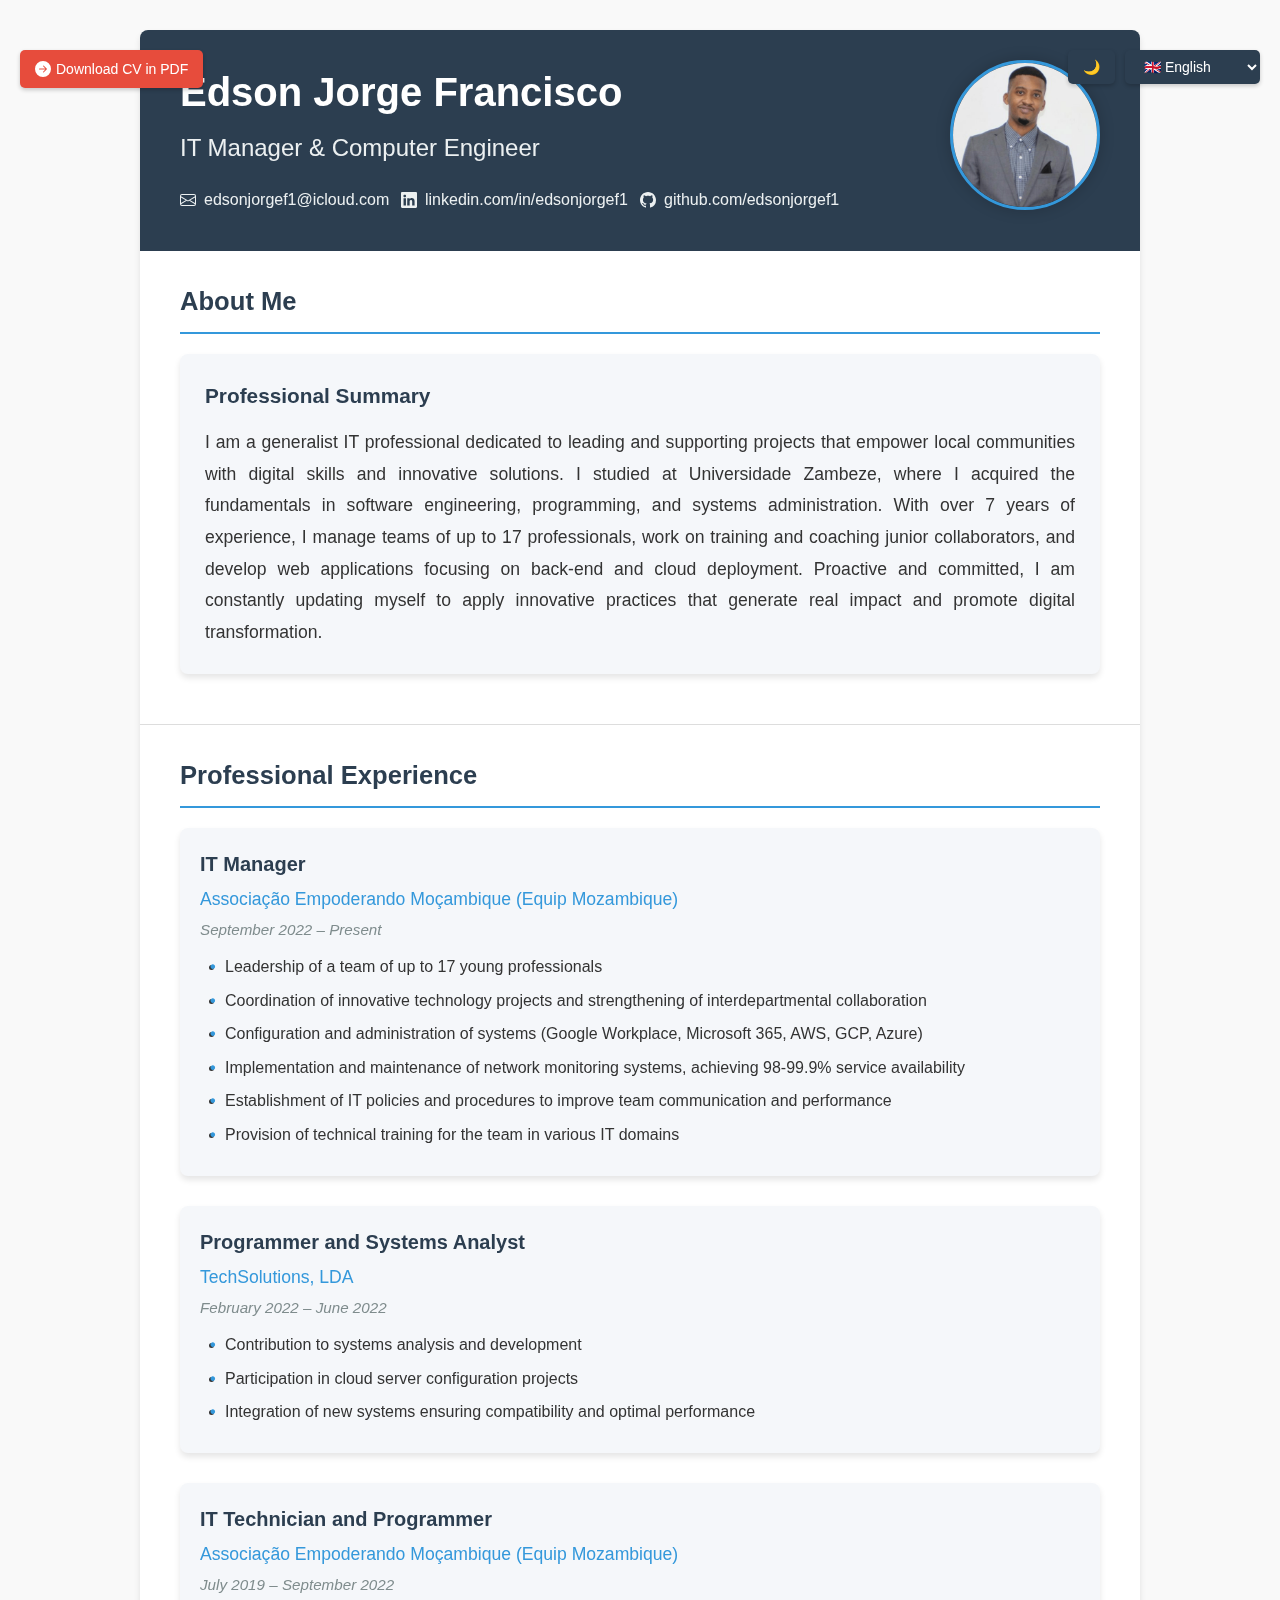
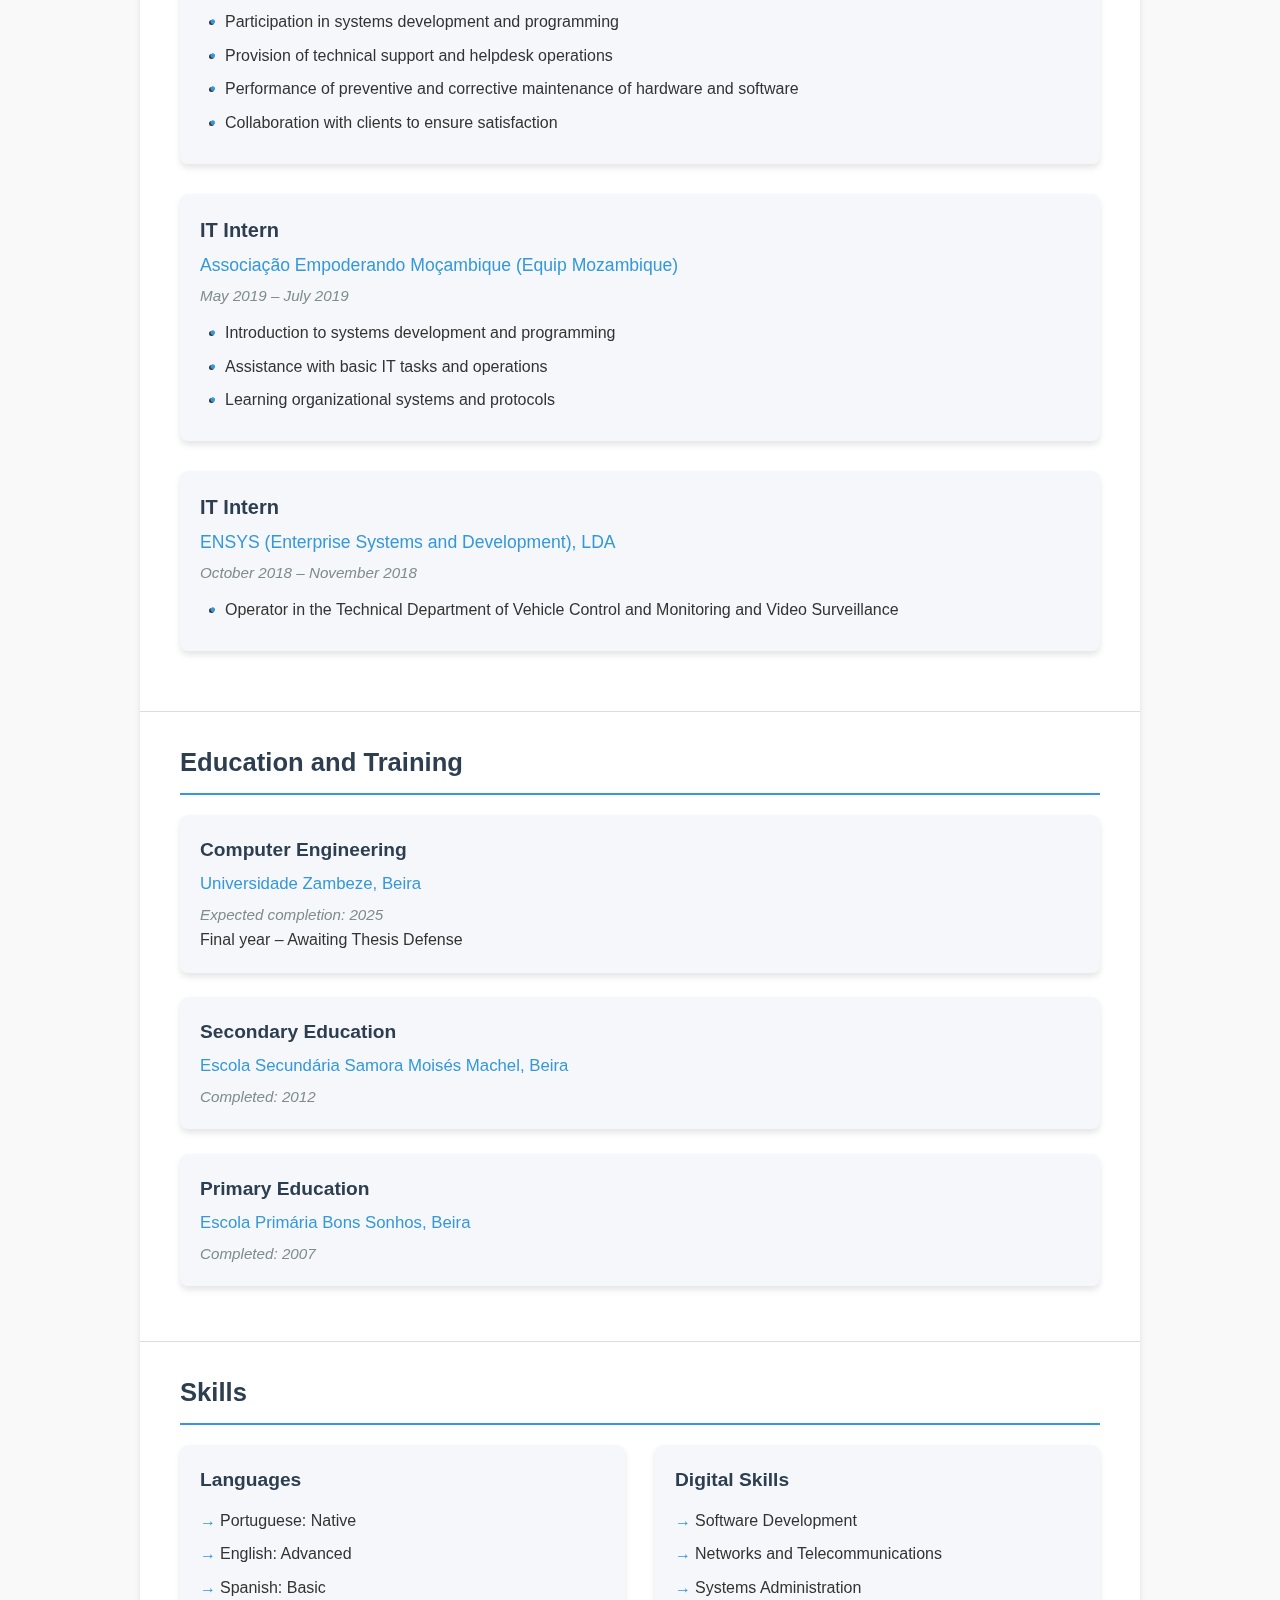
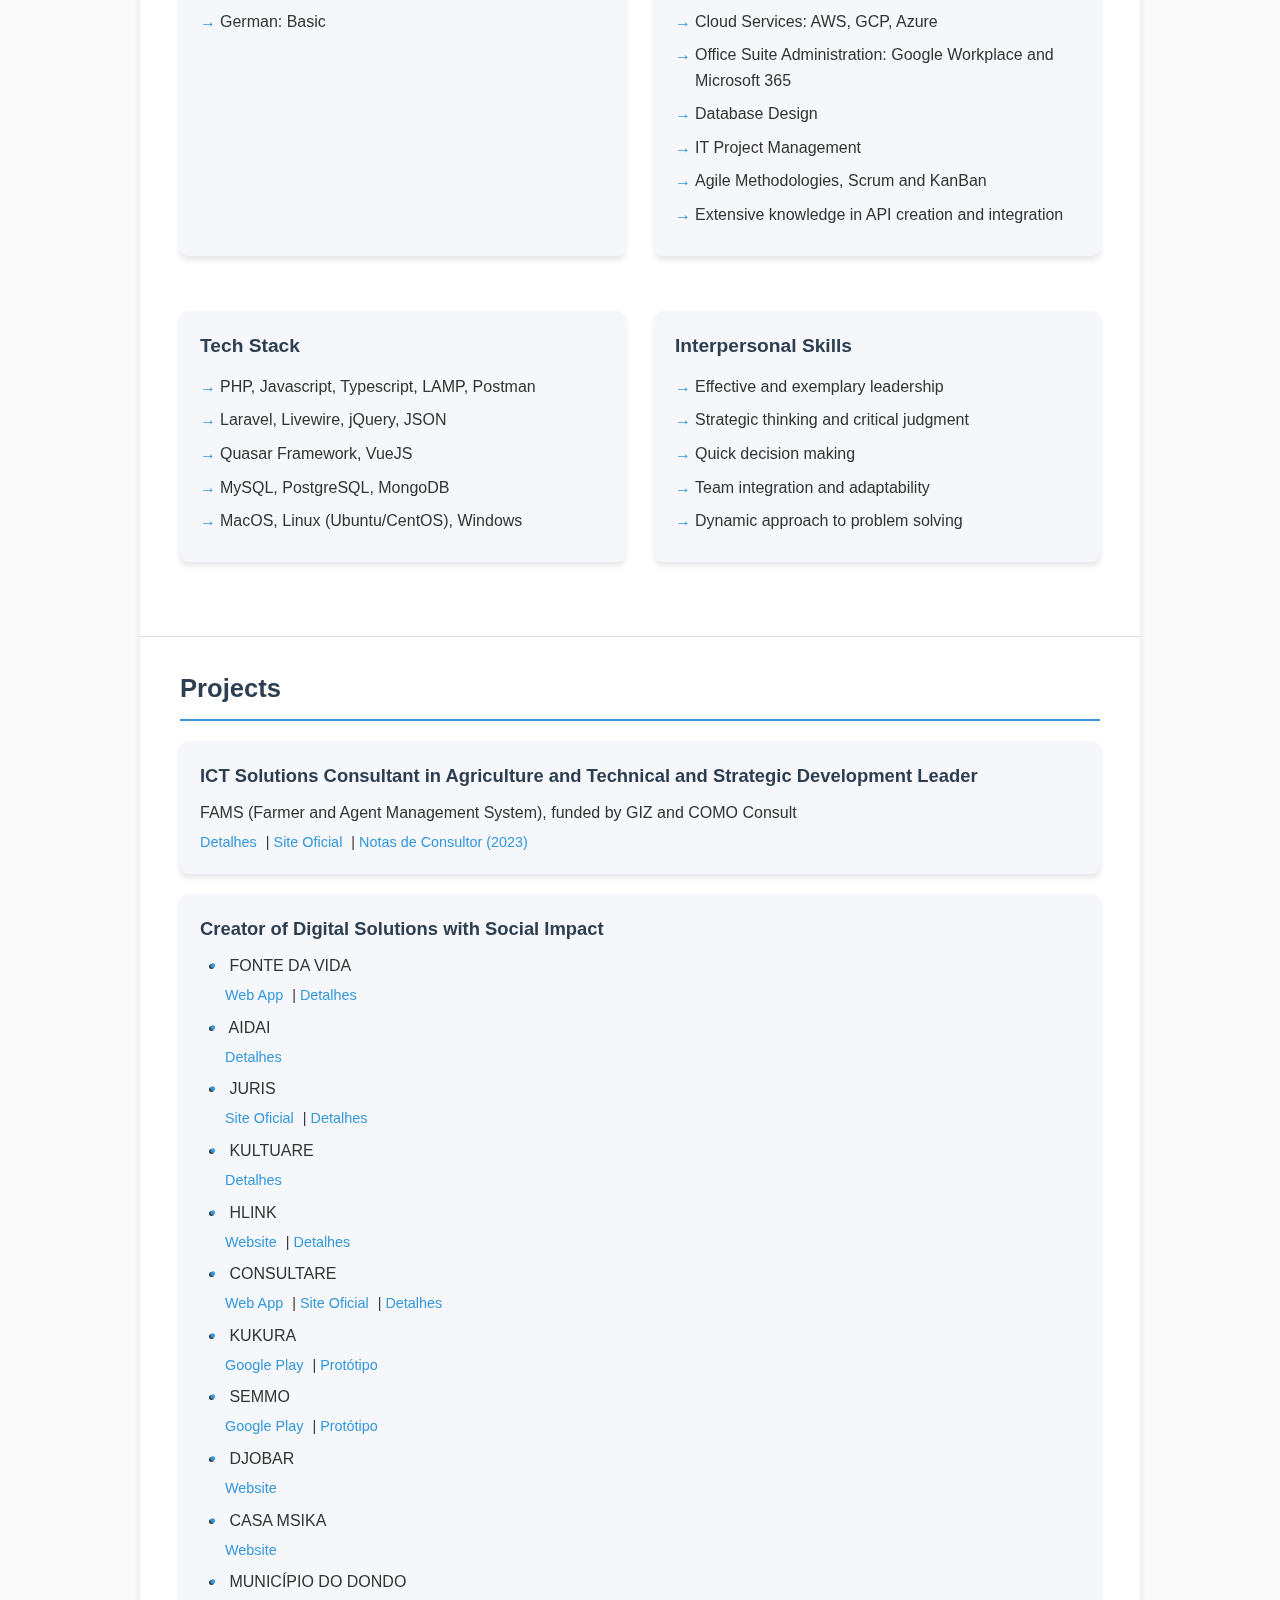
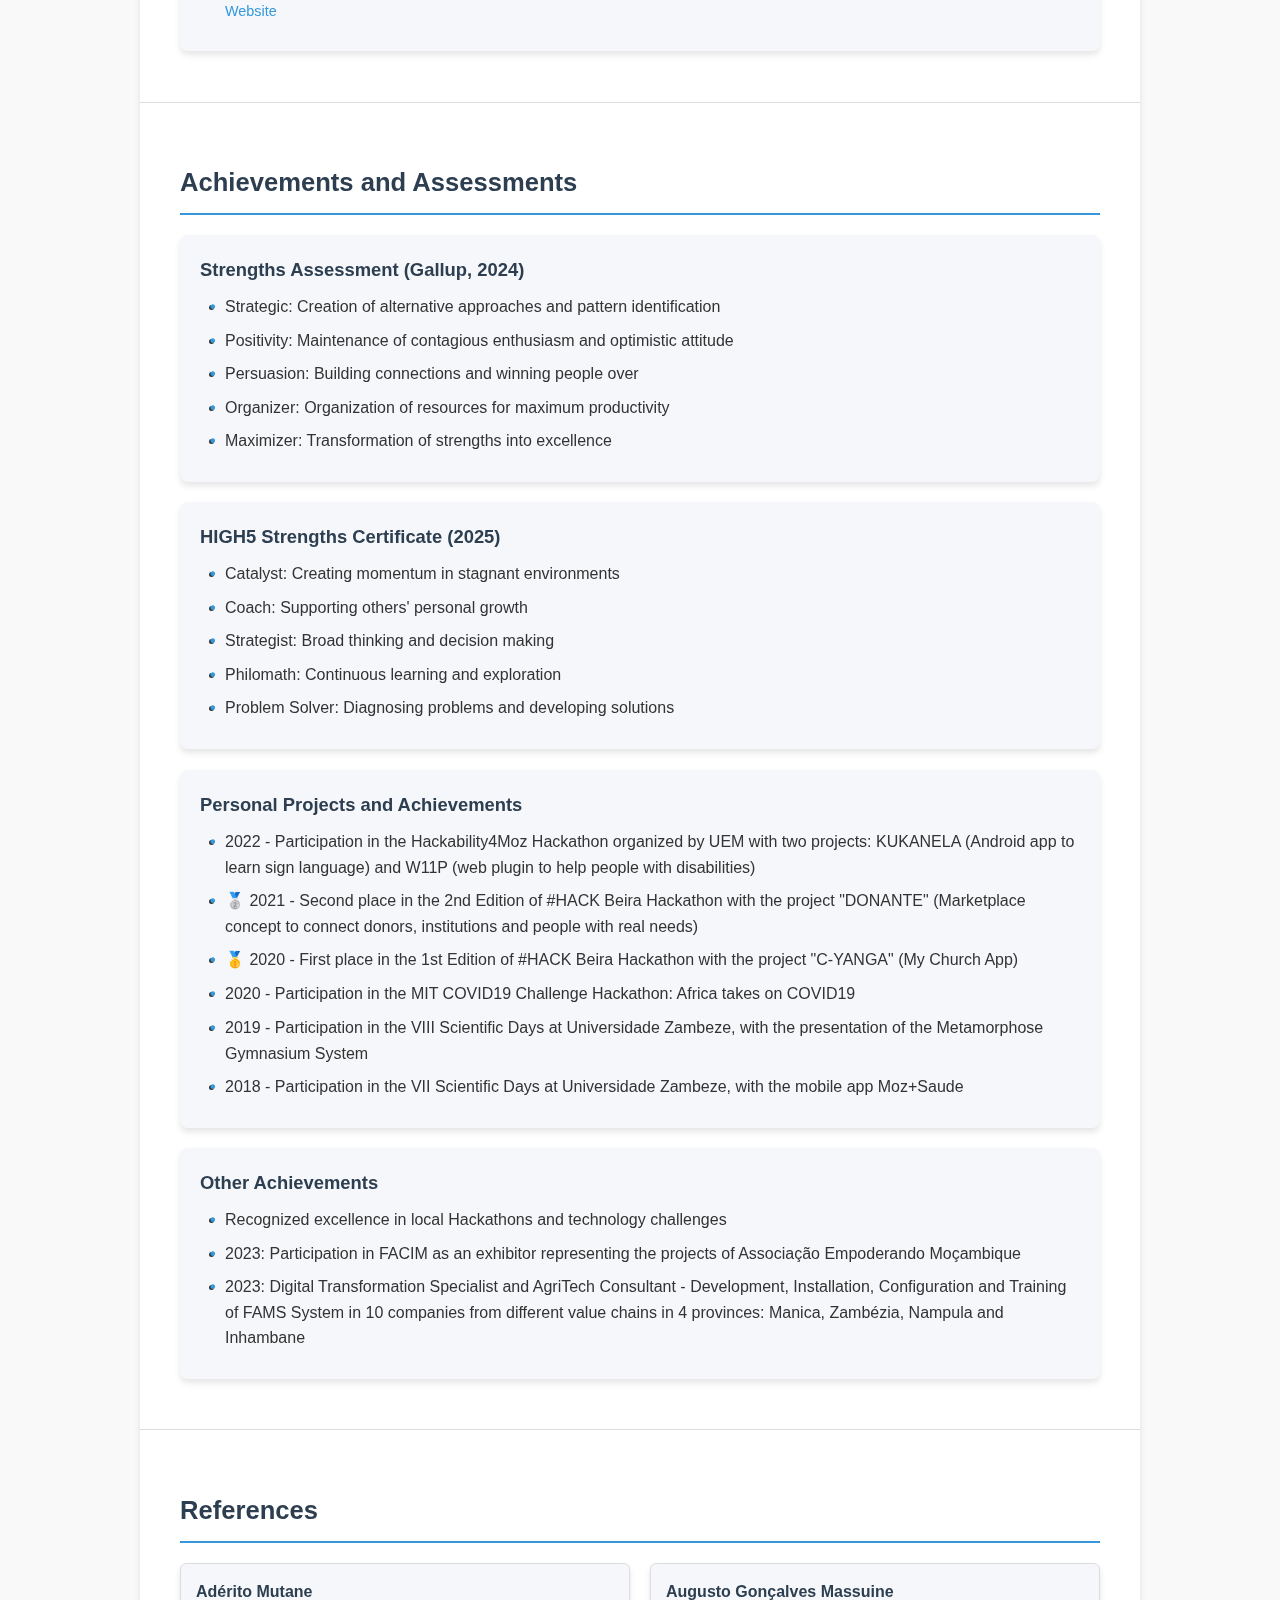
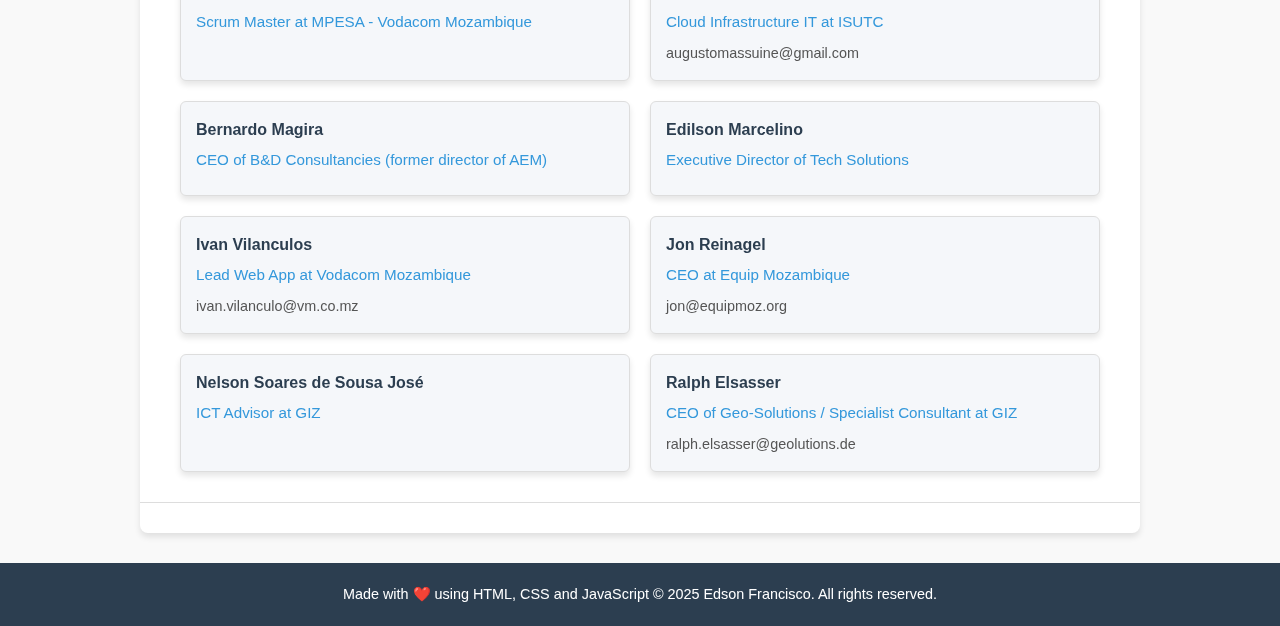
<file: index.html>
<!DOCTYPE html>
<html lang="en">
<head>
    <meta charset="UTF-8">
    <meta name="viewport" content="width=device-width, initial-scale=1.0">
    <title>Professional CV - Edson Jorge Francisco</title>
    <style>
        :root {
            --primary-color: #2c3e50;
            --secondary-color: #3498db;
            --accent-color: #e74c3c;
            --text-color: #333;
            --light-bg: #f5f7fa;
            --border-color: #ddd;
            --header-bg: #2c3e50;
            --container-bg: white;
            --card-shadow: 0 4px 6px rgba(0, 0, 0, 0.1);
            --transition-speed: 0.3s;
            --animation-delay: 50ms;
            --animation-timing: cubic-bezier(0.4, 0, 0.2, 1);
        }

        [data-theme="dark"] {
            --primary-color: #3498db;
            --secondary-color: #2ecc71;
            --accent-color: #e74c3c;
            --text-color: #ecf0f1;
            --light-bg: #2c3e50;
            --border-color: #34495e;
            --header-bg: #1a252f;
            --container-bg: #2c3e50;
            --card-shadow: 0 4px 6px rgba(0, 0, 0, 0.3);
        }
        
        * {
            margin: 0;
            padding: 0;
            box-sizing: border-box;
            font-family: 'Segoe UI', Tahoma, Geneva, Verdana, sans-serif;
            transition: background-color var(--transition-speed) var(--animation-timing),
                        color var(--transition-speed) var(--animation-timing),
                        transform var(--transition-speed) var(--animation-timing),
                        opacity var(--transition-speed) var(--animation-timing);
            will-change: transform, opacity;
        }
        
        body {
            background-color: #f9f9f9;
            color: var(--text-color);
            line-height: 1.6;
        }
        
        .container {
            max-width: 1000px;
            margin: 30px auto;
            background-color: var(--container-bg);
            box-shadow: var(--card-shadow);
            border-radius: 8px;
            overflow: hidden;
            transition: opacity var(--transition-speed) var(--animation-timing);
            will-change: opacity;
        }
        
        .header {
            background-color: var(--header-bg);
            color: white;
            padding: 30px 40px;
            display: flex;
            justify-content: space-between;
            align-items: flex-start;
        }

        .profile-image {
            width: 150px;
            height: 150px;
            border-radius: 50%;
            border: 3px solid var(--secondary-color);
            object-fit: cover;
            margin-left: 20px;
            box-shadow: 0 0 15px rgba(0, 0, 0, 0.2);
        }

        .controls {
            position: fixed;
            top: 20px;
            right: 20px;
            display: flex;
            gap: 10px;
            z-index: 1000;
            transition: transform var(--transition-speed);
        }

        .theme-toggle, .lang-toggle {
            background-color: var(--primary-color);
            color: white;
            border: none;
            padding: 8px 15px;
            border-radius: 5px;
            cursor: pointer;
            font-size: 14px;
            transition: background-color var(--transition-speed), transform var(--transition-speed);
            box-shadow: 0 2px 4px rgba(0, 0, 0, 0.2);
        }

        .theme-toggle:hover, .lang-toggle:hover {
            background-color: var(--secondary-color);
            transform: translateY(-2px);
        }

        .download-cv {
            position: fixed;
            top: 20px;
            left: 20px;
            background-color: var(--accent-color);
            color: white;
            border: none;
            padding: 8px 15px;
            border-radius: 5px;
            cursor: pointer;
            font-size: 14px;
            transition: all var(--transition-speed);
            box-shadow: 0 2px 4px rgba(0, 0, 0, 0.2);
            text-decoration: none;
            display: flex;
            align-items: center;
            gap: 5px;
            z-index: 1000;
        }

        .download-cv:hover {
            background-color: #c0392b;
            transform: translateY(-2px);
        }
        
        .header-left h1 {
            font-size: 2.5rem;
            margin-bottom: 5px;
            font-weight: 600;
        }
        
        .header-left h2 {
            font-size: 1.5rem;
            font-weight: 400;
            color: #ecf0f1;
            margin-bottom: 20px;
        }
        
        .contact-info {
            display: flex;
            flex-wrap: wrap;
            gap: 12px;
            margin-top: 10px;
        }
        
        .contact-item {
            display: flex;
            align-items: center;
            margin-bottom: 8px;
            color: #ecf0f1;
        }
        
        .contact-item svg {
            margin-right: 8px;
            flex-shrink: 0;
        }
        
        .content-section {
            padding: 30px 40px;
            border-bottom: 1px solid var(--border-color);
            transition: opacity var(--transition-speed);
        }
        
        .section-title {
            color: var(--primary-color);
            font-size: 1.6rem;
            font-weight: 600;
            margin-bottom: 20px;
            padding-bottom: 10px;
            border-bottom: 2px solid var(--secondary-color);
            position: relative;
        }
        
        .about-section {
            background-color: var(--light-bg);
            border-radius: 8px;
            padding: 25px;
            margin-bottom: 20px;
            box-shadow: var(--card-shadow);
            transition: opacity var(--transition-speed) var(--animation-timing),
                        transform var(--transition-speed) var(--animation-timing);
            will-change: transform, opacity;
            backface-visibility: hidden;
            transform: translateZ(0);
        }
        
        .about-section:hover {
            transform: translateY(-5px) translateZ(0);
        }
        
        .about-title {
            color: var(--primary-color);
            font-size: 1.3rem;
            font-weight: 600;
            margin-bottom: 15px;
        }
        
        .about-content {
            color: var(--text-color);
            line-height: 1.8;
            font-size: 1.1rem;
            text-align: justify;
        }
        
        .job {
            margin-bottom: 30px;
            padding: 20px;
            background-color: var(--light-bg);
            border-radius: 8px;
            box-shadow: var(--card-shadow);
            transition: opacity var(--transition-speed) var(--animation-timing),
                        transform var(--transition-speed) var(--animation-timing);
            will-change: transform, opacity;
            backface-visibility: hidden;
            transform: translateZ(0);
        }
        
        .job-title {
            font-size: 1.25rem;
            font-weight: 600;
            color: var(--primary-color);
            margin-bottom: 5px;
        }
        
        .job-company {
            font-size: 1.1rem;
            font-weight: 500;
            color: var(--secondary-color);
            margin-bottom: 5px;
        }
        
        .job-date {
            color: #7f8c8d;
            font-style: italic;
            margin-bottom: 12px;
            font-size: 0.95rem;
        }
        
        .job-description {
            margin-left: 25px;
        }
        
        .job-description li {
            margin-bottom: 8px;
            position: relative;
        }
        
        .job-description li::before {
            content: "•";
            color: var(--secondary-color);
            font-weight: bold;
            display: inline-block;
            width: 15px;
            margin-left: -15px;
        }
        
        .education {
            margin-bottom: 25px;
            padding: 20px;
            background-color: var(--light-bg);
            border-radius: 8px;
            box-shadow: var(--card-shadow);
            transition: opacity var(--transition-speed) var(--animation-timing),
                        transform var(--transition-speed) var(--animation-timing);
            will-change: transform, opacity;
            backface-visibility: hidden;
            transform: translateZ(0);
        }
        
        .education-title {
            font-size: 1.2rem;
            font-weight: 600;
            color: var(--primary-color);
            margin-bottom: 5px;
        }
        
        .education-institution {
            font-size: 1.05rem;
            color: var(--secondary-color);
            margin-bottom: 5px;
        }
        
        .education-date {
            color: #7f8c8d;
            font-style: italic;
            font-size: 0.95rem;
        }
        
        .skills-section {
            display: grid;
            grid-template-columns: repeat(auto-fill, minmax(300px, 1fr));
            gap: 30px;
            margin-bottom: 20px;
        }
        
        .skill-category {
            margin-bottom: 25px;
            padding: 20px;
            background-color: var(--light-bg);
            border-radius: 8px;
            box-shadow: var(--card-shadow);
            transition: opacity var(--transition-speed) var(--animation-timing),
                        transform var(--transition-speed) var(--animation-timing);
            will-change: transform, opacity;
            backface-visibility: hidden;
            transform: translateZ(0);
        }
        
        .skill-category h3 {
            color: var(--primary-color);
            font-size: 1.2rem;
            margin-bottom: 12px;
            font-weight: 600;
        }
        
        .skill-item {
            margin-bottom: 8px;
            position: relative;
            padding-left: 20px;
        }
        
        .skill-item::before {
            content: "→";
            color: var(--secondary-color);
            position: absolute;
            left: 0;
        }
        
        .projects-section, .achievements-section, .references-section {
            margin-bottom: 30px;
        }
        
        .project-item, .achievement-category {
            margin-bottom: 20px;
            padding: 20px;
            background-color: var(--light-bg);
            border-radius: 8px;
            box-shadow: var(--card-shadow);
            transition: opacity var(--transition-speed) var(--animation-timing),
                        transform var(--transition-speed) var(--animation-timing);
            will-change: transform, opacity;
            backface-visibility: hidden;
            transform: translateZ(0);
        }
        
        .project-item h3, .achievement-category h3 {
            color: var(--primary-color);
            font-size: 1.15rem;
            margin-bottom: 10px;
            font-weight: 600;
        }
        
        .achievement-items {
            margin-left: 25px;
        }
        
        .achievement-items li {
            margin-bottom: 8px;
            position: relative;
        }
        
        .achievement-items li::before {
            content: "•";
            color: var(--secondary-color);
            font-weight: bold;
            display: inline-block;
            width: 15px;
            margin-left: -15px;
        }
        
        .references-list {
            display: grid;
            grid-template-columns: repeat(auto-fill, minmax(300px, 1fr));
            gap: 20px;
        }
        
        .reference-item {
            border: 1px solid var(--border-color);
            border-radius: 6px;
            padding: 15px;
            background-color: var(--light-bg);
            box-shadow: var(--card-shadow);
            transition: opacity var(--transition-speed) var(--animation-timing),
                        transform var(--transition-speed) var(--animation-timing);
            will-change: transform, opacity;
            backface-visibility: hidden;
            transform: translateZ(0);
        }
        
        .reference-name {
            font-weight: 600;
            color: var(--primary-color);
            margin-bottom: 5px;
        }
        
        .reference-position {
            color: var(--secondary-color);
            font-size: 0.95rem;
            margin-bottom: 8px;
        }
        
        .reference-contact {
            font-size: 0.9rem;
            color: #555;
        }
        
        footer {
            text-align: center;
            padding: 20px;
            background-color: var(--primary-color);
            color: white;
            font-size: 0.9rem;
        }
        
        .project-links {
            margin-top: 5px;
            font-size: 0.9rem;
        }
        
        .project-links a {
            color: var(--secondary-color);
            text-decoration: none;
            margin-right: 5px;
            transition: color var(--transition-speed);
        }
        
        .project-links a:hover {
            text-decoration: underline;
            color: var(--accent-color);
        }
        
        @media print {
            body {
                background-color: white;
            }
            
            .container {
                box-shadow: none;
                margin: 0;
                max-width: 100%;
            }
            
            .section-title {
                break-after: avoid;
            }
            
            .job, .education {
                break-inside: avoid;
            }
            
            footer {
                display: none;
            }
            
            .controls, .download-cv {
                display: none;
            }
        }
        
        @media (max-width: 768px) {
            .header {
                flex-direction: column;
            }
            
            .container {
                margin: 10px;
            }
            
            .content-section {
                padding: 20px;
            }
            
            .skills-section, .references-list {
                grid-template-columns: 1fr;
            }
            
            .profile-image {
                margin: 20px auto;
                display: block;
            }
            
            .controls {
                position: static;
                justify-content: center;
                margin-bottom: 20px;
            }
            
            .download-cv {
                position: static;
                display: inline-block;
                margin: 10px auto;
            }
        }
        
        .job, .education, .skill-category, .project-item, .achievement-category, .reference-item {
            transition: opacity var(--transition-speed) var(--animation-timing),
                        transform var(--transition-speed) var(--animation-timing);
            will-change: transform, opacity;
            backface-visibility: hidden;
            transform: translateZ(0);
        }
        
        .job:hover, .education:hover, .skill-category:hover, .project-item:hover, 
        .achievement-category:hover, .reference-item:hover {
            transform: translateY(-5px) translateZ(0);
        }

        @media (prefers-reduced-motion: reduce) {
            * {
                transition: none !important;
                animation: none !important;
            }
        }

        .section-transition {
            transition: opacity 0.3s var(--animation-timing),
                        transform 0.3s var(--animation-timing);
            will-change: opacity, transform;
            backface-visibility: hidden;
        }

        @media (prefers-reduced-motion: reduce) {
            .section-transition {
                transition: none !important;
                transform: none !important;
            }
        }
    </style>
</head>
<body>
    <a href="./assets/Edson_Francisco-Resume.pdf" class="download-cv" target="_blank">
        <svg xmlns="http://www.w3.org/2000/svg" width="16" height="16" fill="currentColor" viewBox="0 0 16 16">
            <path d="M8 0a8 8 0 0 1 8 8 8 8 0 0 1-8 8A8 8 0 0 1 0 8a8 8 0 0 1 8-8zM4.5 7.5a.5.5 0 0 0 0 1h5.793l-2.147 2.146a.5.5 0 0 0 .708.708l3-3a.5.5 0 0 0 0-.708l-3-3a.5.5 0 1 0-.708.708L10.293 7.5H4.5z"/>
        </svg>
        <span id="download-text">Baixar CV em PDF</span>
    </a>

    <div class="controls">
        <button class="theme-toggle" onclick="toggleTheme()">🌙</button>
        <select class="lang-toggle" onchange="changeLanguage(this.value)">
            <option value="en">🇬🇧 English</option>
            <option value="pt">🇵🇹 Português</option>
            <option value="es">🇪🇸 Español</option>
            <option value="de">🇩🇪 Deutsch</option>
        </select>
    </div>

    <div class="container">
        <div class="header">
            <div class="header-left">
                <h1>Edson Jorge Francisco</h1>
                <h2>Gestor de TI &amp; Engenheiro Informático</h2>
                
                <div class="contact-info">
                    <div class="contact-item">
                        <svg xmlns="http://www.w3.org/2000/svg" width="16" height="16" fill="currentColor" viewBox="0 0 16 16">
                            <path d="M0 4a2 2 0 0 1 2-2h12a2 2 0 0 1 2 2v8a2 2 0 0 1-2 2H2a2 2 0 0 1-2-2V4zm2-1a1 1 0 0 0-1 1v.217l7 4.2 7-4.2V4a1 1 0 0 0-1-1H2zm13 2.383-4.758 2.855L15 11.114v-5.73zm-.034 6.878L9.271 8.82 8 9.583 6.728 8.82l-5.694 3.44A1 1 0 0 0 2 13h12a1 1 0 0 0 .966-.739zM1 11.114l4.758-2.876L1 5.383v5.73z"/>
                        </svg>
                        edsonjorgef1@icloud.com
                    </div>
                    <div class="contact-item">
                        <svg xmlns="http://www.w3.org/2000/svg" width="16" height="16" fill="currentColor" viewBox="0 0 16 16">
                            <path d="M0 1.146C0 .513.526 0 1.175 0h13.65C15.474 0 16 .513 16 1.146v13.708c0 .633-.526 1.146-1.175 1.146H1.175C.526 16 0 15.487 0 14.854V1.146zm4.943 12.248V6.169H2.542v7.225h2.401zm-1.2-8.212c.837 0 1.358-.554 1.358-1.248-.015-.709-.52-1.248-1.342-1.248-.822 0-1.359.54-1.359 1.248 0 .694.521 1.248 1.327 1.248h.016zm4.908 8.212V9.359c0-.216.016-.432.08-.586.173-.431.568-.878 1.232-.878.869 0 1.216.662 1.216 1.634v3.865h2.401V9.25c0-2.22-1.184-3.252-2.764-3.252-1.274 0-1.845.7-2.165 1.193v.025h-.016a5.54 5.54 0 0 1 .016-.025V6.169h-2.4c.03.678 0 7.225 0 7.225h2.4z"/>
                        </svg>
                        <a href="https://www.linkedin.com/in/edsonjorgef1" style="color: #ecf0f1; text-decoration: none;">linkedin.com/in/edsonjorgef1</a>
                    </div>
                    
                    <div class="contact-item">
                        <svg xmlns="http://www.w3.org/2000/svg" width="16" height="16" fill="currentColor" viewBox="0 0 16 16">
                            <path d="M8 0C3.58 0 0 3.58 0 8c0 3.54 2.29 6.53 5.47 7.59.4.07.55-.17.55-.38 0-.19-.01-.82-.01-1.49-2.01.37-2.53-.49-2.69-.94-.09-.23-.48-.94-.82-1.13-.28-.15-.68-.52-.01-.53.63-.01 1.08.58 1.23.82.72 1.21 1.87.87 2.33.66.07-.52.28-.87.51-1.07-1.78-.2-3.64-.89-3.64-3.95 0-.87.31-1.59.82-2.15-.08-.2-.36-1.02.08-2.12 0 0 .67-.21 2.2.82.64-.18 1.32-.27 2-.27.68 0 1.36.09 2 .27 1.53-1.04 2.2-.82 2.2-.82.44 1.1.16 1.92.08 2.12.51.56.82 1.27.82 2.15 0 3.07-1.87 3.75-3.65 3.95.29.25.54.73.54 1.48 0 1.07-.01 1.93-.01 2.2 0 .21.15.46.55.38A8.012 8.012 0 0 0 16 8c0-4.42-3.58-8-8-8z"/>
                        </svg>
                        <a href="https://github.com/edsonjorgef1" style="color: #ecf0f1; text-decoration: none;">github.com/edsonjorgef1</a>
                    </div>
                </div>
            </div>
            <img src="assets/images/profile_pic.png" alt="Edson Jorge Francisco" class="profile-image">
        </div>
        
        <div class="content-section">
            <h2 class="section-title">Sobre Mim</h2>
            <div class="about-section">
                <h3 class="about-title">Resumo Profissional</h3>
                <p class="about-content">Profissional de TI com mais de 5 anos de experiência em gestão de equipes e desenvolvimento de soluções tecnológicas. Especializado em liderança de equipes de até 17 profissionais, com forte foco em projetos de impacto social e transformação digital. Experiência comprovada em implementação de sistemas cloud, administração de infraestrutura e desenvolvimento de aplicações web e móveis. Comprometido com a inovação e excelência técnica, sempre buscando soluções criativas para desafios complexos.</p>
            </div>
        </div>
        
        <div class="content-section">
            <h2 class="section-title">Experiência Profissional</h2>
            
            <div class="job">
                <h3 class="job-title">Gestor de TI</h3>
                <div class="job-company">Associação Empoderando Moçambique (Equip Mozambique)</div>
                <div class="job-date">Setembro 2022 – Atualmente</div>
                <ul class="job-description">
                    <li>Liderança de uma equipe de até 17 jovens profissionais</li>
                    <li>Coordenação de projetos tecnológicos inovadores e fortalecimento da colaboração interdepartamental</li>
                    <li>Configuração e administração de sistemas (Google Workplace, Microsoft 365, AWS, GCP, Azure)</li>
                    <li>Implementação e manutenção de sistemas de monitorização de rede, alcançando 98-99,9% de disponibilidade de serviço</li>
                    <li>Estabelecimento de políticas e procedimentos de TI para melhorar a comunicação e o desempenho da equipe</li>
                    <li>Fornecimento de formação técnica para a equipe em vários domínios de TI</li>
                </ul>
            </div>
            
            <div class="job">
                <h3 class="job-title">Programador e Analista de Sistemas</h3>
                <div class="job-company">TechSolutions, LDA</div>
                <div class="job-date">Fevereiro 2022 – Junho 2022</div>
                <ul class="job-description">
                    <li>Contribuição para análise e desenvolvimento de sistemas</li>
                    <li>Participação em projetos de configuração de servidores na nuvem</li>
                    <li>Integração de novos sistemas garantindo compatibilidade e desempenho ideal</li>
                </ul>
            </div>
            
            <div class="job">
                <h3 class="job-title">Técnico e Programador Informático</h3>
                <div class="job-company">Associação Empoderando Moçambique (Equip Mozambique)</div>
                <div class="job-date">Julho 2019 – Setembro 2022</div>
                <ul class="job-description">
                    <li>Participação no desenvolvimento de sistemas e programação</li>
                    <li>Prestação de suporte técnico e operações de helpdesk</li>
                    <li>Realização de manutenção preventiva e corretiva de hardware e software</li>
                    <li>Colaboração com clientes para garantir satisfação</li>
                </ul>
            </div>
            
            <div class="job">
                <h3 class="job-title">Estagiário de TI</h3>
                <div class="job-company">Associação Empoderando Moçambique (Equip Mozambique)</div>
                <div class="job-date">Maio 2019 – Julho 2019</div>
                <ul class="job-description">
                    <li>Introdução ao desenvolvimento de sistemas e programação</li>
                    <li>Assistência em tarefas básicas de TI e operações</li>
                    <li>Aprendizagem de sistemas e protocolos organizacionais</li>
                </ul>
            </div>
            
            <div class="job">
                <h3 class="job-title">Estagiário de TI</h3>
                <div class="job-company">ENSYS (Enterprise Systems and Development), LDA</div>
                <div class="job-date">Outubro 2018 – Novembro 2018</div>
                <ul class="job-description">
                    <li>Operador no Departamento Técnico de Controle e Monitoramento de Veículos e Videovigilância</li>
                </ul>
            </div>
        </div>
        
        <div class="content-section">
            <h2 class="section-title">Educação e Formação</h2>
            
            <div class="education">
                <h3 class="education-title">Engenharia Informática</h3>
                <div class="education-institution">Universidade Zambeze, Beira</div>
                <div class="education-date">Conclusão prevista: 2025</div>
                <div>Finalista – Aguardando Defesa de Monografia</div>
            </div>
            
            <div class="education">
                <h3 class="education-title">Ensino Secundário</h3>
                <div class="education-institution">Escola Secundária Samora Moisés Machel, Beira</div>
                <div class="education-date">2012</div>
            </div>
            
            <div class="education">
                <h3 class="education-title">Ensino Primário</h3>
                <div class="education-institution">Escola Primária Bons Sonhos, Beira</div>
                <div class="education-date">2007</div>
            </div>
        </div>
        
        <div class="content-section">
            <h2 class="section-title">Competências</h2>
            
            <div class="skills-section">
                <div class="skill-category">
                    <h3>Línguas</h3>
                    <div class="skill-item">Português: Nativo</div>
                    <div class="skill-item">Inglês: Avançado</div>
                    <div class="skill-item">Espanhol: Básico</div>
                    <div class="skill-item">Alemão: Básico</div>
                </div>
                
                <div class="skill-category">
                    <h3>Competências Digitais</h3>
                    <div class="skill-item">Desenvolvimento de Software</div>
                    <div class="skill-item">Redes e Telecomunicações</div>
                    <div class="skill-item">Administração de Sistemas</div>
                    <div class="skill-item">Serviços em Nuvem: AWS, GCP, Azure</div>
                    <div class="skill-item">Administração de Suítes de Escritório: Google Workplace e Microsoft 365</div>
                    <div class="skill-item">Design de Banco de Dados</div>
                    <div class="skill-item">Gestão de Projetos de TI</div>
                    <div class="skill-item">Metodologias Ágeis, Scrum e KanBan</div>
                    <div class="skill-item">Conhecimento extenso em criação e integração de API</div>
                </div>
                
                <div class="skill-category">
                    <h3>Stack Tecnológica</h3>
                    <div class="skill-item">PHP, Javascript, Typescript, LAMP, Postman</div>
                    <div class="skill-item">Laravel, Livewire, jQuery, JSON</div>
                    <div class="skill-item">Quasar Framework, VueJS</div>
                    <div class="skill-item">MySQL, PostgreSQL, MongoDB</div>
                    <div class="skill-item">MacOS, Linux (Ubuntu/CentOS), Windows</div>
                </div>
                
                <div class="skill-category">
                    <h3>Competências Interpessoais</h3>
                    <div class="skill-item">Liderança eficaz e exemplar</div>
                    <div class="skill-item">Pensamento estratégico e julgamento crítico</div>
                    <div class="skill-item">Tomada de decisão rápida</div>
                    <div class="skill-item">Integração em equipe e adaptabilidade</div>
                    <div class="skill-item">Abordagem dinâmica para resolução de problemas</div>
                </div>
            </div>
        </div>
        
        <div class="content-section projects-section">
            <h2 class="section-title">Projetos</h2>
            
            <div class="project-item">
                <h3>Consultor de Soluções de TIC na Agricultura e Líder de Desenvolvimento Técnico e Estratégico</h3>
                <p>FAMS (Sistema de Gestão de Agricultores e Agentes), financiado pela GIZ e COMO Consult</p>
                <div class="project-links">
                    <a href="https://equipmoz.org/projects/tech-team/farmer-agent-management-system" target="_blank">Detalhes</a> |
                    <a href="https://fams.co.mz/en" target="_blank">Site Oficial</a> |
                    <a href="./assets/FAMS_Note_2023.pdf" target="_blank">Notas de Consultor (2023)</a>
                </div>
            </div>
            
            <div class="project-item">
                <h3>Criador de Soluções Digitais com Impacto Social</h3>
                <ul class="job-description">
                    <li>
                        FONTE DA VIDA
                        <div class="project-links">
                            <a href="https://web.fontedavida.org" target="_blank">Web App</a> |
                            <a href="https://equipmoz.org/projects/tech-team/fountain-of-life-bible-app/" target="_blank">Detalhes</a>
                        </div>
                    </li>
                    <li>
                        AIDAI
                        <div class="project-links">
                            <a href="https://equipmoz.org/projects/tech-team/other-apps/" target="_blank">Detalhes</a>
                        </div>
                    </li>
                    <li>
                        JURIS
                        <div class="project-links">
                            <a href="https://juris.co.mz/en/" target="_blank">Site Oficial</a> |
                            <a href="https://equipmoz.org/projects/tech-team/juris-law-rights-app" target="_blank">Detalhes</a>
                        </div>
                    </li>
                    <li>
                        KULTUARE
                        <div class="project-links">
                            <a href="https://equipmoz.org/projects/tech-team/other-apps" target="_blank">Detalhes</a>
                        </div>
                    </li>
                    <li>
                        HLINK
                        <div class="project-links">
                            <a href="https://hlink.app" target="_blank">Website</a> |
                            <a href="https://equipmoz.org/projects/tech-team/other-apps" target="_blank">Detalhes</a>
                        </div>
                    </li>
                    <li>
                        CONSULTARE
                        <div class="project-links">
                            <a href="https://web.consultare.app" target="_blank">Web App</a> |
                            <a href="https://consultare.app/en/index.html" target="_blank">Site Oficial</a> |
                            <a href="https://equipmoz.org/projects/tech-team/consultare-health-app" target="_blank">Detalhes</a>
                        </div>
                    </li>
                    <li>
                        KUKURA
                        <div class="project-links">
                            <!-- <a href="https://github.com/edsonjorgef1/kukura" target="_blank">GitHub</a> | -->
                            <a href="https://play.google.com/store/apps/details?id=kukura.equipmoz.org" target="_blank">Google Play</a> |
                            <a href="https://xd.adobe.com/view/348a0ff6-0b41-438b-b218-97047ae23467-61d9" target="_blank">Protótipo</a>
                        </div>
                    </li>
                    <li>
                        SEMMO
                        <div class="project-links">
                            <a href="https://play.google.com/store/apps/details?id=org.equipmoz.guia_de_urgencia" target="_blank">Google Play</a> |
                            <a href="https://xd.adobe.com/view/348a0ff6-0b41-438b-b218-97047ae23467-61d9/" target="_blank">Protótipo</a>
                        </div>
                    </li>
                    <li>
                        DJOBAR
                        <div class="project-links">
                            <a href="https://djobar.co.mz" target="_blank">Website</a>
                        </div>
                    </li>
                    <li>
                        CASA MSIKA
                        <div class="project-links">
                            <a href="https://casamsika.com" target="_blank">Website</a>
                        </div>
                    </li>
                    <li>
                        MUNICÍPIO DO DONDO
                        <div class="project-links">
                            <a href="https://municipiododondo.gov.mz" target="_blank">Website</a>
                        </div>
                    </li>
                </ul>
            </div>
        </div>
        
        <div class="content-section achievements-section">
            <h2 class="section-title">Conquistas e Avaliações</h2>
            
            <div class="achievement-category">
                <h3>Avaliação de Pontos Fortes (Gallup, 2024)</h3>
                <ul class="achievement-items">
                    <li>Estratégico: Criação de abordagens alternativas e identificação de padrões</li>
                    <li>Positividade: Manutenção de entusiasmo contagiante e atitude otimista</li>
                    <li>Persuasão: Construção de conexões e conquista de pessoas</li>
                    <li>Organizador: Organização de recursos para máxima produtividade</li>
                    <li>Maximizador: Transformação de pontos fortes em excelência</li>
                </ul>
            </div>
            
            <div class="achievement-category">
                <h3>Certificado HIGH5 Strengths (2025)</h3>
                <ul class="achievement-items">
                    <li>Catalisador: Criação de impulso em ambientes estagnados</li>
                    <li>Coach: Apoio ao crescimento pessoal dos outros</li>
                    <li>Estrategista: Pensamento amplo e tomada de decisões</li>
                    <li>Filomata: Aprendizagem contínua e exploração</li>
                    <li>Solucionador de Problemas: Diagnóstico de problemas e desenvolvimento de soluções</li>
                </ul>
            </div>
            
            <div class="achievement-category">
                <h3>Projetos Pessoais e Conquistas</h3>
                <ul class="achievement-items">
                    <li>2022 - Participação no Hackability4Moz Hackathon organizado pela UEM com dois projetos: KUKANELA (aplicativo Android para aprender linguagem de sinais) e W11P (plugin web para ajudar pessoas com deficiência)</li>
                    <li>🥈 2021 - Segundo lugar na 2a Edição do #HACK Beira Hackathon com o projeto "DONANTE" (Conceito de marketplace para conectar doadores, instituições e pessoas com necessidades reais)</li>
                    <li>🥇 2020 - Primeiro lugar na 1a Edição do #HACK Beira Hackathon com o projeto "C-YANGA" (My Church App)</li>
                    <li>2020 - Participação no MIT COVID19 Challenge Hackathon: Africa takes on COVID19</li>
                    <li>2019 - Participação nas VIII Jornadas Científicas na Universidade Zambeze, com a apresentação do Sistema Metamorphose Gymnasium</li>
                    <li>2018 - Participação nas VII Jornadas Científicas na Universidade Zambeze, com o aplicativo móvel Moz+Saude</li>
                </ul>
            </div>
            
            <div class="achievement-category">
                <h3>Outras Conquistas</h3>
                <ul class="achievement-items">
                    <li>Excelência reconhecida em Hackathons locais e desafios tecnológicos</li>
                    <li>2023: Participação na FACIM como expositor em representação dos projectos da Associação Empoderando Moçambique</li>
                    <li>2023: Especialista em Transformação Digital e Consultoria em AgriTech - Desenvolvimento, Instalação, Configuração e Treinamento de Sistema FAMS em 10 empresas de diferentes cadeias de valor em 4 províncias: Manica, Zambézia, Nampula e Inhambane</li>
                </ul>
            </div>
        </div>
        
        <div class="content-section references-section">
            <h2 class="section-title">Referências</h2>
            
            <div class="references-list">
                <div class="reference-item">
                    <div class="reference-name">Adérito Mutane</div>
                    <div class="reference-position">Scrum Master na MPESA - Vodacom Moçambique</div>
                    <!-- <div class="reference-contact">+258 847922831</div> -->
                </div>
                
                <div class="reference-item">
                    <div class="reference-name">Augusto Gonҫalves Massuine</div>
                    <div class="reference-position">Cloud Infrastructure IT na ISUTC</div>
                    <div class="reference-contact">augustomassuine@gmail.com</div>
                </div>
                
                <div class="reference-item">
                    <div class="reference-name">Bernardo Magira</div>
                    <div class="reference-position">CEO da B&D Consultorias (ex-diretor da AEM)</div>
                    <!-- <div class="reference-contact">+258 847432009</div> -->
                </div>
                
                <div class="reference-item">
                    <div class="reference-name">Edilson Marcelino</div>
                    <div class="reference-position">Diretor Executivo da Tech Solutions</div>
                    <!-- <div class="reference-contact">+258 826456747</div> -->
                </div>
                
                <div class="reference-item">
                    <div class="reference-name">Ivan Vilanculos</div>
                    <div class="reference-position">Lead Web App na Vodacom Moçambique</div>
                    <div class="reference-contact">ivan.vilanculo@vm.co.mz</div>
                </div>

                <div class="reference-item">
                    <div class="reference-name">Jon Reinagel</div>
                    <div class="reference-position">CEO na Equip Moambique</div>
                    <div class="reference-contact">jon@equipmoz.org</div>
                </div>
                
                <div class="reference-item">
                    <div class="reference-name">Nelson Soares de Sousa José</div>
                    <div class="reference-position"> ICT Advisor na GIZ </div>
                    <!-- <div class="reference-contact">+258 843182965</div> -->
                </div>
                
                <div class="reference-item">
                    <div class="reference-name">Ralph Elsasser</div>
                    <div class="reference-position">CEO da Geo-Solutions / Consultor Especialista na GIZ</div>
                    <div class="reference-contact">ralph.elsasser@geolutions.de</div>
                </div>
            </div>
        </div>
    </div>
    
    <footer>
        <p>&copy; 2025 Edson Jorge Francisco. Todos os direitos reservados.</p>
    </footer>

    <script src="translations.js"></script>
    <script>
        // Cache para armazenar elementos DOM frequentemente acessados
        const DOMCache = {
            container: null,
            roleElement: null,
            sectionTitles: null,
            aboutSection: null,
            jobs: null,
            educations: null,
            skillCategories: null,
            projectItems: null,
            achievementCategories: null,
            referenceItems: null,
            downloadText: null,
            themeToggle: null,
            footer: null
        };

        // Mapeamento de seções para evitar múltiplas verificações de strings
        const SECTION_MAPPING = {
            'about me': 'about',
            'about': 'about',
            'professional experience': 'experience',
            'experience': 'experience',
            'education and training': 'education',
            'education': 'education',
            'skills': 'skills',
            'projects': 'projects',
            'achievements and assessments': 'achievements',
            'achievements': 'achievements',
            'references': 'references',
            'tech stack': 'techStack',
            // Mapeamentos em português para compatibilidade
            'sobre mim': 'about',
            'experiência profissional': 'experience',
            'educação e formação': 'education',
            'competências': 'skills',
            'projetos': 'projects',
            'conquistas e avaliações': 'achievements',
            'referências': 'references',
            'stack tecnológica': 'techStack'
        };

        // Cache para traduções
        const translationCache = new Map();

        // Função para obter tradução com cache e fallback
        function getTranslation(lang, path, fallback = '') {
            try {
                // Verificar se o idioma existe
                if (!translations[lang]) {
                    console.warn(`Idioma ${lang} não encontrado, usando fallback`);
                    return fallback;
                }

                const cacheKey = `${lang}-${path}`;
                if (translationCache.has(cacheKey)) {
                    return translationCache.get(cacheKey);
                }

                // Dividir o caminho em partes
                const parts = path.split('.');
                let value = translations[lang];

                // Navegar pelo objeto de traduções
                for (const part of parts) {
                    if (!value || typeof value !== 'object') {
                        console.warn(`Caminho de tradução inválido: ${path}`);
                        return fallback;
                    }
                    value = value[part];
                }

                // Se o valor não for encontrado, usar o fallback
                if (value === undefined || value === null) {
                    console.warn(`Tradução não encontrada para: ${path} em ${lang}`);
                    return fallback;
                }

                // Armazenar no cache e retornar
                translationCache.set(cacheKey, value);
                return value;
            } catch (error) {
                console.error(`Erro ao obter tradução para ${path} em ${lang}:`, error);
                return fallback;
            }
        }

        // Função para animar transição de texto com tratamento de erros
        function animateTextTransition(element, newText, delay = 100) {
            if (!element) return;
            
            try {
                element.style.opacity = '0';
                setTimeout(() => {
                    element.textContent = newText;
                    element.style.opacity = '1';
                }, delay);
            } catch (error) {
                console.warn('Erro na animação de texto:', error);
                element.textContent = newText;
            }
        }

        // Função para atualizar seção com animação e tratamento de erros
        function updateSectionWithAnimation(section, newContent, index = 0) {
            if (!section) {
                console.warn('Seção não encontrada para atualização');
                return;
            }
            
            try {
                // Adicionar classe de transição
                section.classList.add('section-transition');
                
                // Calcular delay baseado no índice
                const baseDelay = 100;
                const delay = baseDelay + (index * 50);
                
                // Fade out
                section.style.opacity = '0';
                section.style.transform = 'translateY(-10px)';
                
                setTimeout(() => {
                    try {
                        // Atualizar conteúdo
                        if (typeof newContent === 'function') {
                            newContent();
                        } else {
                            section.innerHTML = newContent;
                        }
                        
                        // Fade in com transformação
                        requestAnimationFrame(() => {
                            section.style.opacity = '1';
                            section.style.transform = 'translateY(0)';
                        });
                    } catch (contentError) {
                        console.error('Erro ao atualizar conteúdo da seção:', contentError);
                    }
                }, delay);
                
                // Remover classe de transição após a animação
                setTimeout(() => {
                    section.classList.remove('section-transition');
                }, delay + 300);
            } catch (error) {
                console.error('Erro na animação da seção:', error);
                // Fallback: atualizar conteúdo sem animação
                if (typeof newContent === 'function') {
                    newContent();
                } else {
                    section.innerHTML = newContent;
                }
            }
        }

        // Theme toggling com animação suave e tratamento de erros
        function toggleTheme() {
            try {
                const body = document.body;
                const currentTheme = body.getAttribute('data-theme');
                const newTheme = currentTheme === 'dark' ? 'light' : 'dark';
                
                body.style.transition = 'background-color 0.3s, color 0.3s';
                body.setAttribute('data-theme', newTheme);
                localStorage.setItem('theme', newTheme);
                
                const themeText = newTheme === 'dark' ? 
                    getTranslation(currentLang, 'theme.darkMode', 'Modo Escuro') : 
                    getTranslation(currentLang, 'theme.lightMode', 'Modo Claro');
                animateTextTransition(DOMCache.themeToggle, themeText);
            } catch (error) {
                console.error('Erro ao alternar tema:', error);
            }
        }

        // Variável para armazenar o idioma atual
        let currentLang = 'en';

        // Language switching com transição suave e tratamento de erros
        function changeLanguage(lang) {
            try {
                // Validar idioma
                if (!translations[lang]) {
                    console.error(`Idioma ${lang} não encontrado`);
                    return;
                }

                // Atualizar estado
                currentLang = lang;
                document.documentElement.lang = lang;
                localStorage.setItem('language', lang);

                // Inicializar cache DOM se necessário
                if (!DOMCache.container) {
                    initializeDOMCache();
                }

                // Verificar se todos os elementos necessários estão presentes
                if (!DOMCache.container || !DOMCache.roleElement) {
                    console.error('Elementos DOM necessários não encontrados');
                    return;
                }

                // Adicionar classe de transição ao container
                DOMCache.container.classList.add('section-transition');
                DOMCache.container.style.opacity = '0';

                // Atualizar conteúdo após fade-out
                setTimeout(() => {
                    try {
                        // Atualizar título
                        document.title = getTranslation(lang, 'title', 'CV Profissional');

                        // Atualizar cargo
                        animateTextTransition(DOMCache.roleElement, getTranslation(lang, 'role', 'Gestor de TI'));

                        // Atualizar títulos das seções primeiro
                        updateSectionTitles(lang);

                        // Atualizar resto do conteúdo
                        updateAbout(lang);
                        updateExperiences(lang);
                        updateEducation(lang);
                        updateSkills(lang);
                        updateProjects(lang);
                        updateAchievements(lang);
                        updateReferences(lang);

                        // Atualizar rodapé
                        animateTextTransition(DOMCache.footer, getTranslation(lang, 'footer.copyright', '© 2025'));

                        // Atualizar texto do botão de download
                        animateTextTransition(DOMCache.downloadText, getTranslation(lang, 'sections.downloadCV', 'Baixar CV'));

                        // Fade in com transformação
                        requestAnimationFrame(() => {
                            DOMCache.container.style.opacity = '1';
                        });
                    } catch (updateError) {
                        console.error('Erro ao atualizar conteúdo:', updateError);
                        DOMCache.container.style.opacity = '1';
                    }
                }, 300);

                // Remover classe de transição após a animação
                setTimeout(() => {
                    DOMCache.container.classList.remove('section-transition');
                }, 600);
            } catch (error) {
                console.error('Erro ao mudar idioma:', error);
                document.documentElement.lang = currentLang;
            }
        }

        // Função para inicializar o cache DOM
        function initializeDOMCache() {
            try {
                // Elementos principais
                DOMCache.container = document.querySelector('.container');
                DOMCache.roleElement = document.querySelector('.header-left h2');
                DOMCache.sectionTitles = Array.from(document.querySelectorAll('.section-title'));
                DOMCache.aboutSection = document.querySelector('.about-section');
                
                // Elementos de seção
                DOMCache.jobs = Array.from(document.querySelectorAll('.job'));
                DOMCache.educations = Array.from(document.querySelectorAll('.education'));
                DOMCache.skillCategories = Array.from(document.querySelectorAll('.skill-category'));
                DOMCache.projectItems = Array.from(document.querySelectorAll('.project-item'));
                DOMCache.achievementCategories = Array.from(document.querySelectorAll('.achievement-category'));
                DOMCache.referenceItems = Array.from(document.querySelectorAll('.reference-item'));
                
                // Elementos de controle
                DOMCache.downloadText = document.getElementById('download-text');
                DOMCache.themeToggle = document.querySelector('.theme-toggle');
                DOMCache.footer = document.querySelector('footer p');

                // Verificar elementos críticos
                if (!DOMCache.container || !DOMCache.roleElement || !DOMCache.sectionTitles.length) {
                    throw new Error('Elementos DOM críticos não encontrados');
                }

                console.log('Cache DOM inicializado com sucesso');
                console.log(`Títulos de seção encontrados: ${DOMCache.sectionTitles.length}`);
            } catch (error) {
                console.error('Erro ao inicializar cache DOM:', error);
                throw error;
            }
        }

        // Função para atualizar a seção Sobre Mim
        function updateAbout(lang) {
            if (!DOMCache.aboutSection) return;
            
            updateSectionWithAnimation(DOMCache.aboutSection, () => {
                const aboutData = getTranslation(lang, 'about');
                if (aboutData) {
                    DOMCache.aboutSection.querySelector('.about-title').textContent = aboutData.title;
                    DOMCache.aboutSection.querySelector('.about-content').textContent = aboutData.content;
                }
            });
        }

        // Função para atualizar todo o conteúdo
        function updateContent(lang) {
            try {
                // Atualizar título
                document.title = getTranslation(lang, 'title', 'CV Profissional');

                // Atualizar cargo
                animateTextTransition(DOMCache.roleElement, getTranslation(lang, 'role', 'Gestor de TI'));

                // Atualizar títulos das seções
                updateSectionTitles(lang);

                // Atualizar seção Sobre Mim
                updateAbout(lang);

                // Atualizar experiências
                updateExperiences(lang);

                // Atualizar educação
                updateEducation(lang);

                // Atualizar habilidades
                updateSkills(lang);

                // Atualizar projetos
                updateProjects(lang);

                // Atualizar conquistas
                updateAchievements(lang);

                // Atualizar referências
                updateReferences(lang);

                // Atualizar rodapé
                animateTextTransition(DOMCache.footer, getTranslation(lang, 'footer.copyright', '© 2025'));

                // Atualizar texto do botão de download
                animateTextTransition(DOMCache.downloadText, getTranslation(lang, 'sections.downloadCV', 'Baixar CV'));

                // Adicionar efeito de fade-in
                DOMCache.container.style.opacity = '1';
            } catch (error) {
                console.error('Erro ao atualizar conteúdo:', error);
                DOMCache.container.style.opacity = '1';
            }
        }

        // Funções auxiliares para atualizar cada seção
        function updateSectionTitles(lang) {
            if (!DOMCache.sectionTitles || DOMCache.sectionTitles.length === 0) {
                console.error('Nenhum título de seção encontrado no cache DOM');
                return;
            }

            // Mapeamento direto dos títulos em português para as chaves de tradução
            const titleToKey = {
                'Sobre Mim': 'about',
                'Experiência Profissional': 'experience',
                'Educação e Formação': 'education',
                'Competências': 'skills',
                'Projetos': 'projects',
                'Conquistas e Avaliações': 'achievements',
                'Referências': 'references',
                'Stack Tecnológica': 'techStack'
            };

            DOMCache.sectionTitles.forEach((title, index) => {
                try {
                    const currentText = title.textContent.trim();
                    const sectionKey = titleToKey[currentText] || SECTION_MAPPING[currentText.toLowerCase()];
                    
                    if (sectionKey) {
                        const translation = getTranslation(lang, `sections.${sectionKey}`);
                        if (translation) {
                            console.log(`Atualizando seção: ${currentText} -> ${translation}`);
                            title.textContent = translation;
                            title.style.opacity = '0';
                            setTimeout(() => {
                                title.style.opacity = '1';
                            }, 50 * index);
                        } else {
                            console.warn(`Tradução não encontrada para: sections.${sectionKey}`);
                        }
                    } else {
                        console.warn(`Nenhuma chave de tradução encontrada para: ${currentText}`);
                    }
                } catch (error) {
                    console.error(`Erro ao atualizar título da seção ${index}:`, error);
                }
            });
        }

        function updateExperiences(lang) {
            DOMCache.jobs.forEach((job, index) => {
                updateSectionWithAnimation(job, () => {
                    const experienceKey = Object.keys(translations[lang].experience)[index];
                    if (experienceKey) {
                        const exp = getTranslation(lang, `experience.${experienceKey}`);
                        job.querySelector('.job-title').textContent = exp.title;
                        job.querySelector('.job-company').textContent = exp.company;
                        job.querySelector('.job-date').textContent = exp.date;
                        
                        const responsibilities = exp.responsibilities;
                        const listItems = job.querySelectorAll('.job-description li');
                        listItems.forEach((item, i) => {
                            if (responsibilities[i + 1]) {
                                item.textContent = responsibilities[i + 1];
                            }
                        });
                    }
                }, index);
            });
        }

        function updateEducation(lang) {
            DOMCache.educations.forEach((education, index) => {
                updateSectionWithAnimation(education, () => {
                    const educationKey = Object.keys(translations[lang].education)[index];
                    if (educationKey) {
                        const edu = getTranslation(lang, `education.${educationKey}`);
                        education.querySelector('.education-title').textContent = edu.title;
                        education.querySelector('.education-institution, .education-school').textContent = edu.institution || edu.school;
                        education.querySelector('.education-date').textContent = edu.date;
                        if (edu.status) {
                            education.querySelector('div:last-child').textContent = edu.status;
                        }
                    }
                }, index);
            });
        }

        function updateSkills(lang) {
            DOMCache.skillCategories.forEach(category => {
                const categoryTitle = category.querySelector('h3');
                const skillItems = category.querySelectorAll('.skill-item');
                const categoryType = categoryTitle.textContent.toLowerCase();

                if (categoryType.includes('línguas') || categoryType.includes('languages')) {
                    updateSectionWithAnimation(category, () => {
                        categoryTitle.textContent = getTranslation(lang, 'skills.languages.title', 'Línguas');
                        const languages = getTranslation(lang, 'skills.languages');
                        skillItems[0].textContent = languages.portuguese;
                        skillItems[1].textContent = languages.english;
                        skillItems[2].textContent = languages.spanish;
                        skillItems[3].textContent = languages.german;
                    });
                } else if (categoryType.includes('digitais') || categoryType.includes('digital')) {
                    updateSectionWithAnimation(category, () => {
                        categoryTitle.textContent = getTranslation(lang, 'skills.digital.title', 'Competências Digitais');
                        const items = getTranslation(lang, 'skills.digital.items', []);
                        items.forEach((item, i) => {
                            if (skillItems[i]) {
                                skillItems[i].textContent = item;
                            }
                        });
                    });
                } else if (categoryType.includes('interpessoais') || categoryType.includes('interpersonal')) {
                    updateSectionWithAnimation(category, () => {
                        categoryTitle.textContent = getTranslation(lang, 'skills.interpersonal.title', 'Competências Interpessoais');
                        const items = getTranslation(lang, 'skills.interpersonal.items', []);
                        items.forEach((item, i) => {
                            if (skillItems[i]) {
                                skillItems[i].textContent = item;
                            }
                        });
                    });
                } else if (categoryType.includes('stack tecnológica') || categoryType.includes('tech stack')) {
                    updateSectionWithAnimation(category, () => {
                        categoryTitle.textContent = getTranslation(lang, 'sections.techStack', 'Stack Tecnológica');
                        const items = getTranslation(lang, 'skills.techStack.items', []);
                        items.forEach((item, i) => {
                            if (skillItems[i]) {
                                skillItems[i].textContent = item;
                            }
                        });
                    });
                }
            });
        }

        function updateProjects(lang) {
            DOMCache.projectItems.forEach((project, index) => {
                updateSectionWithAnimation(project, () => {
                    const projectData = getTranslation(lang, `projects.${index}`);
                    if (projectData) {
                        project.querySelector('h3').textContent = projectData.title;
                        const description = project.querySelector('p');
                        if (description && projectData.description) {
                            description.textContent = projectData.description;
                        }
                    }
                }, index);
            });
        }

        function updateAchievements(lang) {
            DOMCache.achievementCategories.forEach((category, index) => {
                updateSectionWithAnimation(category, () => {
                    const achievementData = getTranslation(lang, `achievements.${index}`);
                    if (achievementData) {
                        category.querySelector('h3').textContent = achievementData.title;
                        const items = category.querySelectorAll('.achievement-items li');
                        achievementData.items.forEach((item, i) => {
                            if (items[i]) {
                                items[i].textContent = item;
                            }
                        });
                    }
                }, index);
            });
        }

        function updateReferences(lang) {
            DOMCache.referenceItems.forEach((reference, index) => {
                updateSectionWithAnimation(reference, () => {
                    const referenceData = getTranslation(lang, `references.${index}`);
                    if (referenceData) {
                        reference.querySelector('.reference-name').textContent = referenceData.name;
                        reference.querySelector('.reference-position').textContent = referenceData.position;
                        const contact = reference.querySelector('.reference-contact');
                        if (contact && referenceData.contact) {
                            contact.textContent = referenceData.contact;
                        }
                    }
                }, index);
            });
        }

        // Inicializar tema e idioma do localStorage
        document.addEventListener('DOMContentLoaded', () => {
            try {
                const savedTheme = localStorage.getItem('theme') || 'light';
                const savedLang = localStorage.getItem('language') || 'en';
                
                document.body.setAttribute('data-theme', savedTheme);
                document.documentElement.lang = savedLang;
                currentLang = savedLang;
                
                // Selecionar o idioma correto no dropdown
                const langSelect = document.querySelector('.lang-toggle');
                if (langSelect) {
                    langSelect.value = savedLang;
                }
                
                // Inicializar o conteúdo no idioma correto
                changeLanguage(savedLang);
            } catch (error) {
                console.error('Erro ao inicializar:', error);
            }
        });
    </script>
</body>
</html>
</file>
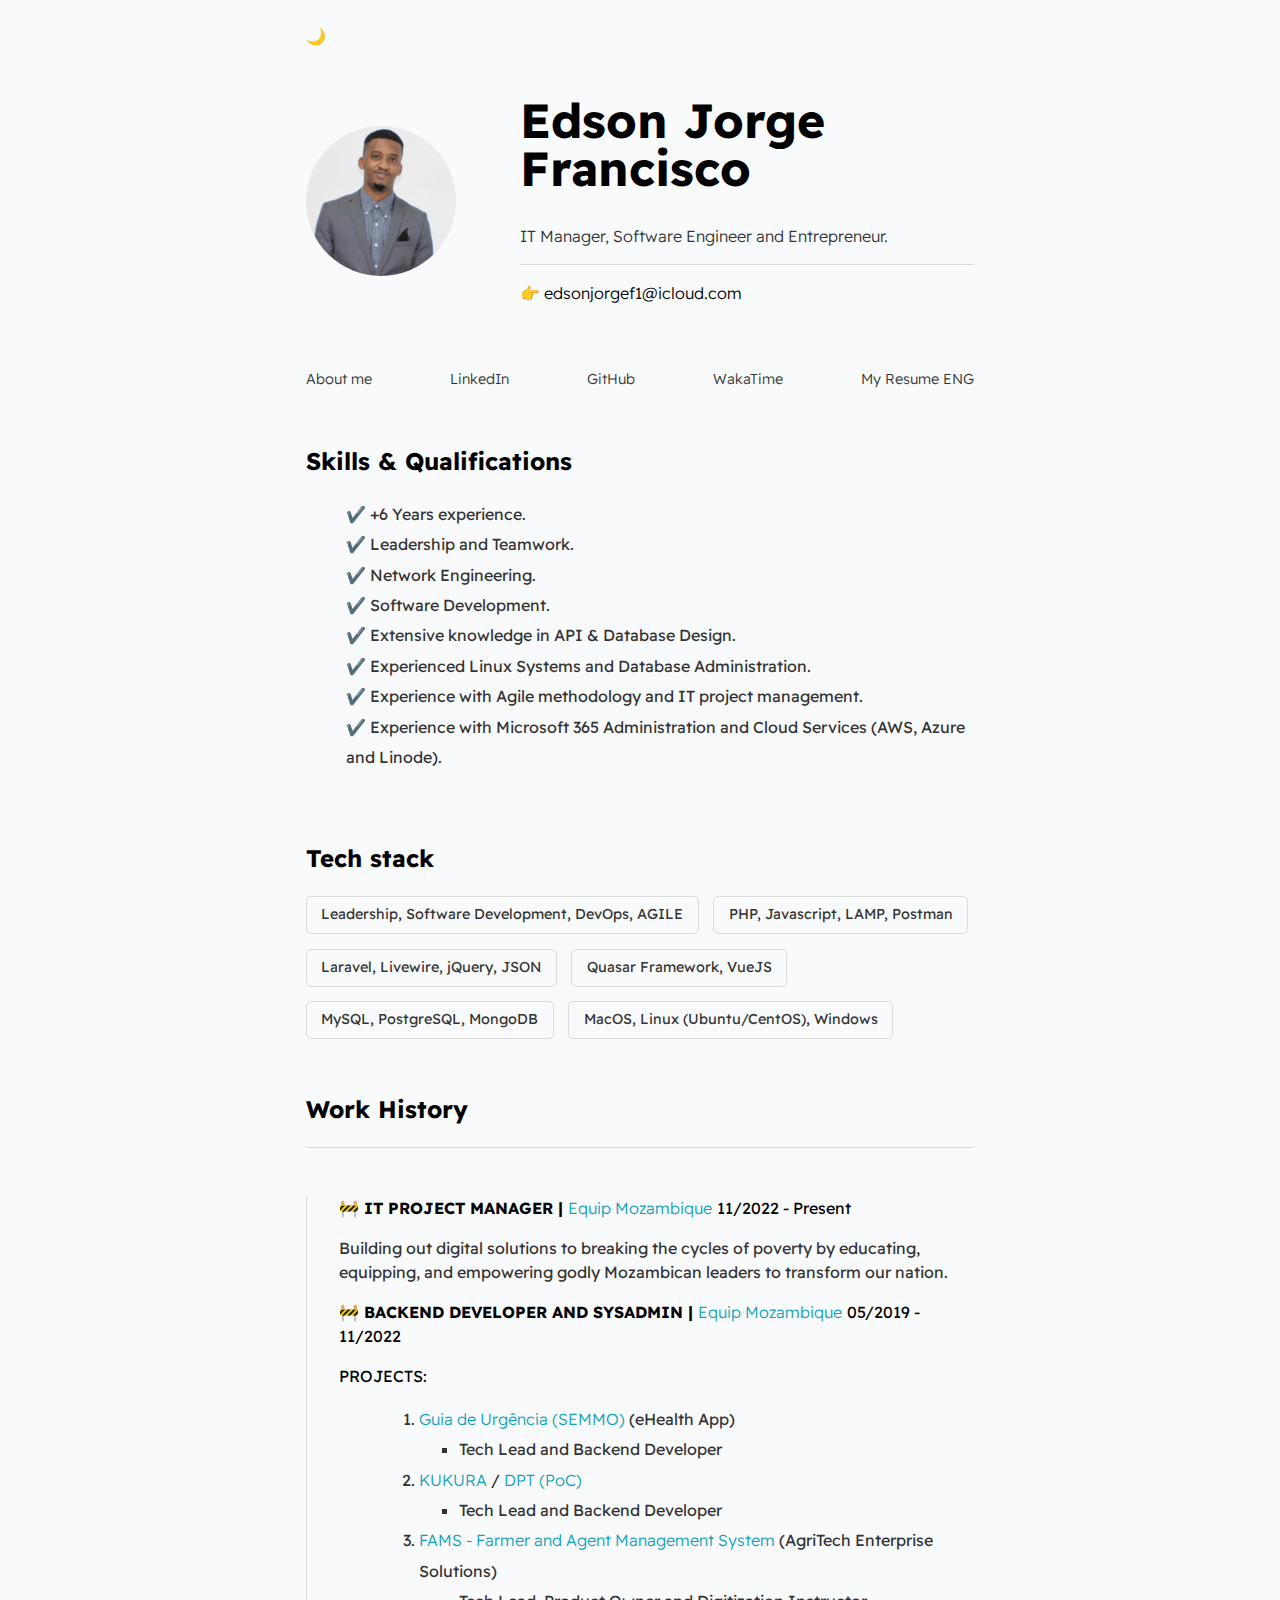
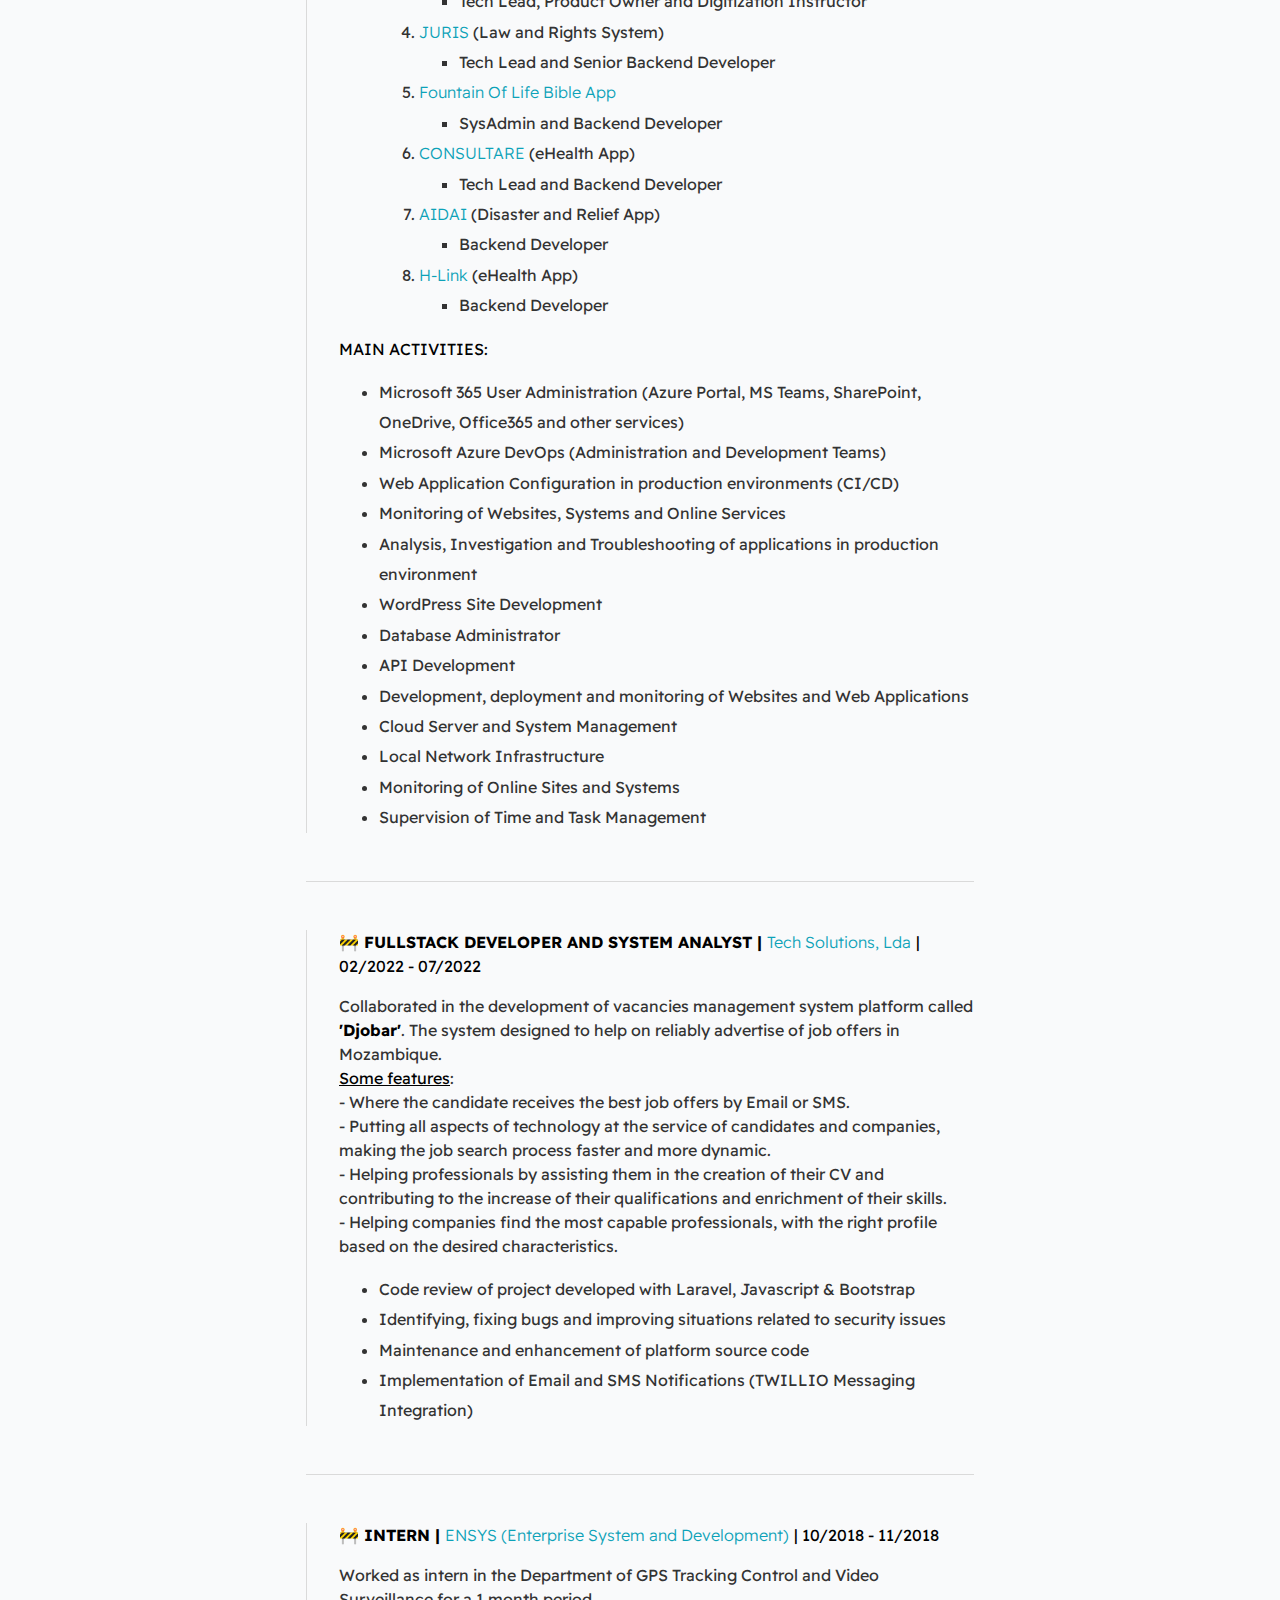
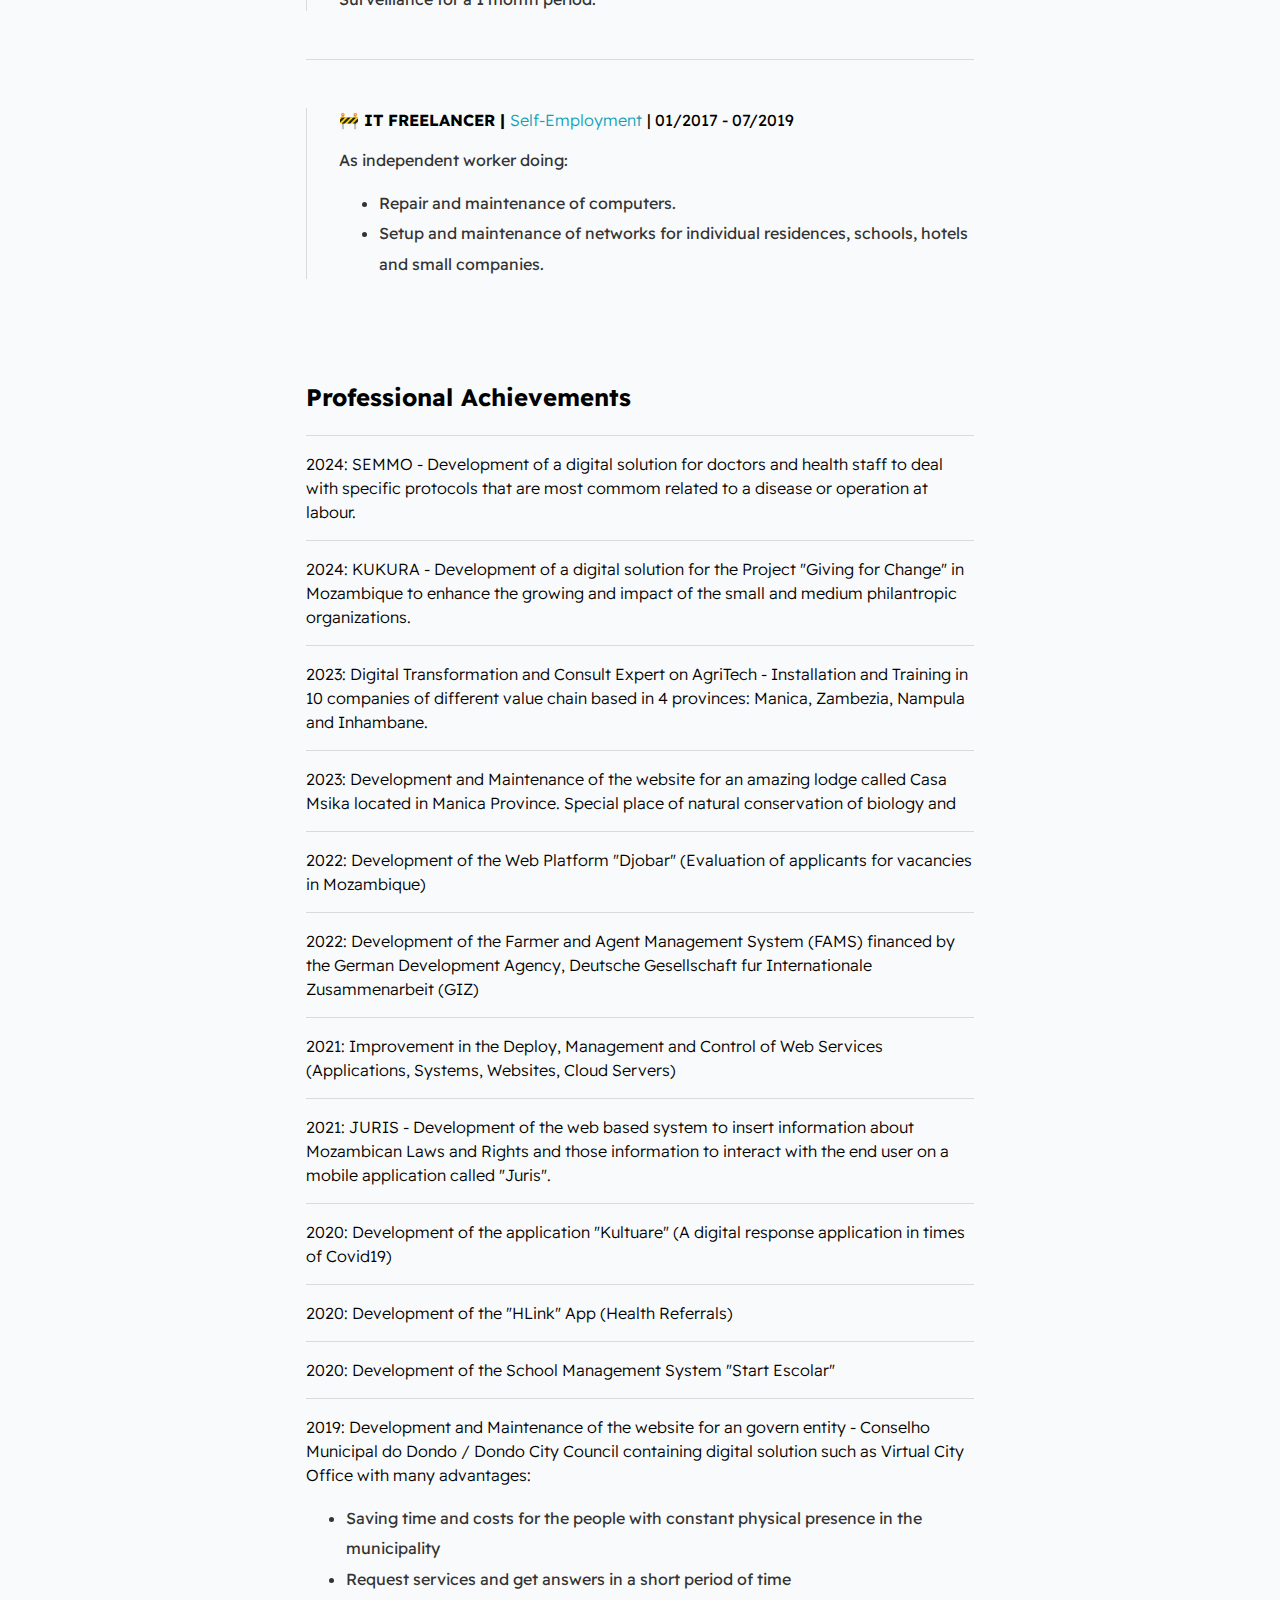
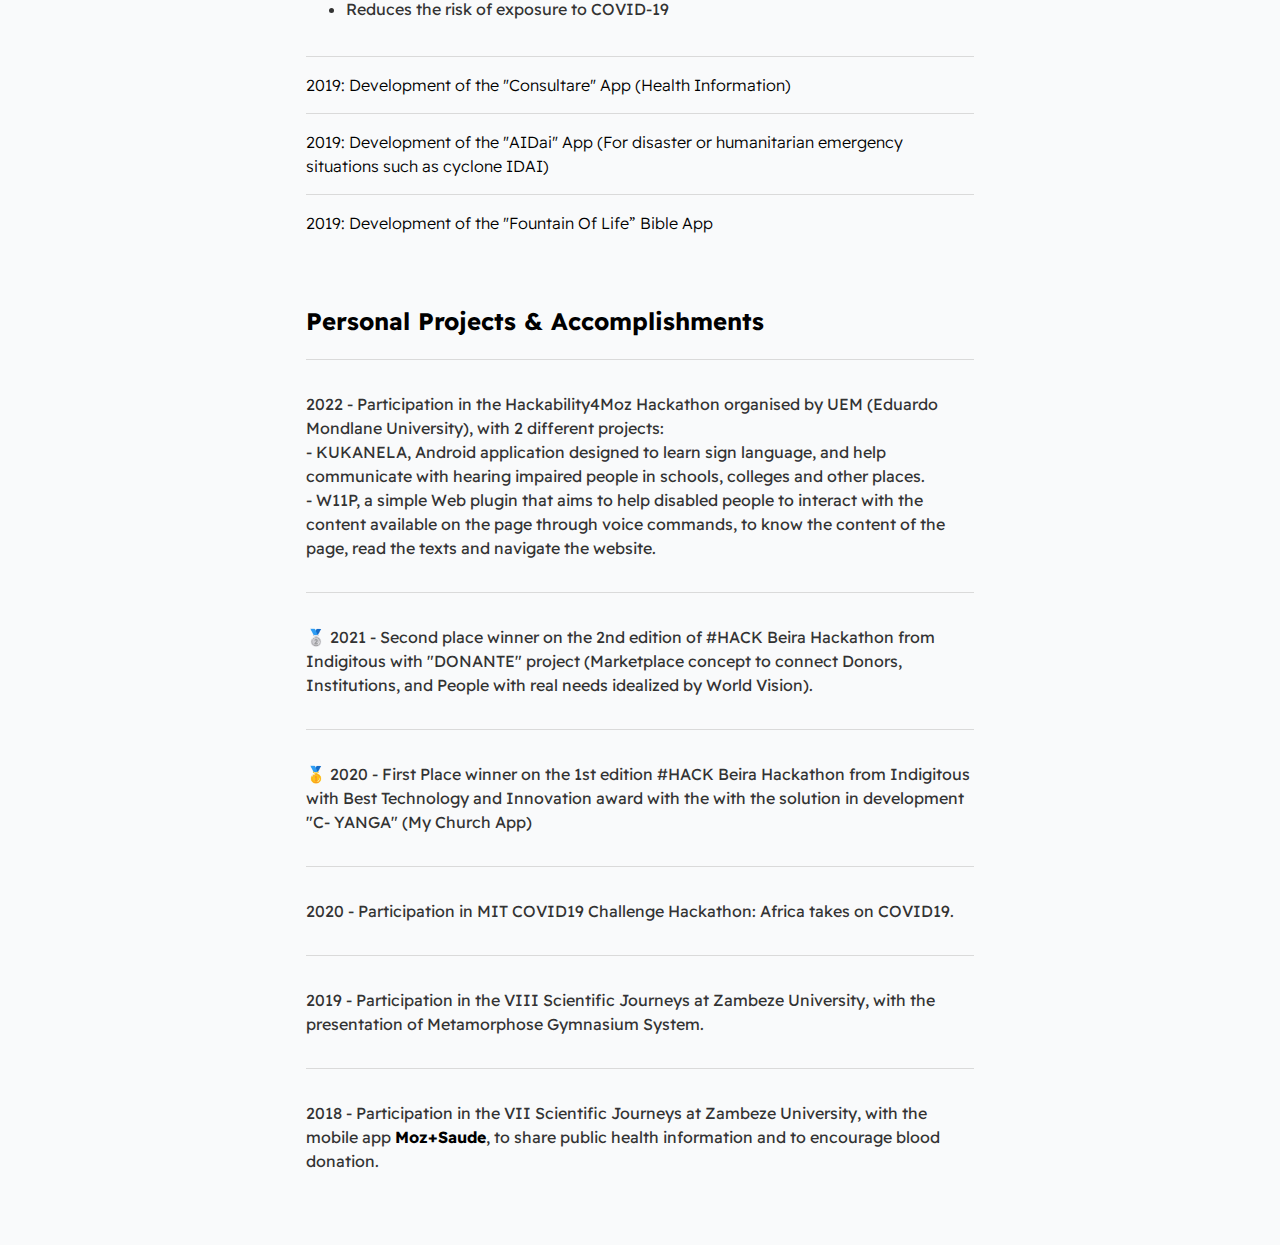
<file: old.html>
<!DOCTYPE html>
<html>

<head>
  <meta charset="utf-8">
  <meta http-equiv="X-UA-Compatible" content="IE=edge">
  <title>Digital Resume</title>
  <meta name="description" content="">
  <meta name="viewport" content="width=device-width, initial-scale=1">
  <link rel="stylesheet" href="./styles/main.css">
</head>

<body id="dark">
  <div id="container--main">
    <a href="#dark" title="Dark mode" class="doer">🌙</a>
    <a href="#light" title="Light mode" class="undoer">☀️</a>

    <section id="wrapper--hero" class="section--page">
      <img id="profile-pic" src="./assets/images/profile_pic.png">
      <div>
        <h1 id="user-name">Edson Jorge Francisco</h1>
        <p id="bio"> IT Manager, Software Engineer and Entrepreneur.
        </p>
        <p class="card--project" id="email">
          👉 <a href="mailto:edsonjorgef1@icloud.com">edsonjorgef1@icloud.com </a>
        </p>
      </div>
    </section>

    <section class="section--page">
      <div id="socials--list">
        <a href="https://about.me/edsonjorgef1" target="_blank">About me</a>
        <a href="https://www.linkedin.com/in/edsonjorgef1/" target="_blank">LinkedIn</a>
        <a href="https://github.com/edsonjorgef1" target="_blank">GitHub</a>
        <a href="https://wakatime.com/edsonjorgef1" target="_blank">WakaTime</a>
        <a href="./assets/resume.pdf" target="_blank">My Resume ENG</a>
        <!-- <a href="./assets/resume_PT.pdf" target="_blank">View Resume PT</a> -->
      </div>
    </section>

    <section class="section--page">
      <h2>Skills & Qualifications</h2>
      <ul id="qualifications--list">
        <li>✔️ +6 Years experience.</li>
        <li>✔️ Leadership and Teamwork.</li>
        <li>✔️ Network Engineering.</li>
        <li>✔️ Software Development.</li>
        <li>✔️ Extensive knowledge in API & Database Design.</li>
        <li>✔️ Experienced Linux Systems and Database Administration.</li>
        <li>✔️ Experience with Agile methodology and IT project management.</li>
        <li>✔️ Experience with Microsoft 365 Administration and Cloud Services (AWS, Azure and Linode).</li>
      </ul>
    </section>

    <section class="section--page">
      <h2>Tech stack</h2>

      <div id="wrapper--techstack__items">
        <div class="card--techstack"><span>Leadership, Software Development, DevOps, AGILE</span></div>
        <div class="card--techstack"><span>PHP, Javascript, LAMP, Postman</span></div>
        <div class="card--techstack"><span>Laravel, Livewire, jQuery, JSON</span></div>
        <div class="card--techstack"><span>Quasar Framework, VueJS</span></div>
        <div class="card--techstack"><span>MySQL, PostgreSQL, MongoDB</span></div>
        <div class="card--techstack"><span>MacOS, Linux (Ubuntu/CentOS), Windows</span></div>
      </div>
    </section>

    <section id="work-history-wrapper" class="section--page">
      <h2>Work History</h2>

      <div class="line-break"></div>
      <div class="card--work-history">
        <strong>🚧 IT PROJECT MANAGER | <a href="https://www.equipmoz.org" target="_blank">Equip
            Mozambique</a> </strong> 11/2022 - Present
        <p>
          Building out digital solutions to breaking the cycles of poverty by educating, equipping, and empowering godly
          Mozambican leaders to transform our nation.
        </p>

        <strong>🚧 BACKEND DEVELOPER AND SYSADMIN | <a href="https://www.equipmoz.org" target="_blank">Equip
          Mozambique</a> </strong> 05/2019 - 11/2022 </p>
        PROJECTS:
        <ol>
          <ol>
            <li><a href="https://play.google.com/store/apps/details?id=org.equipmoz.guia_de_urgencia" target="_blank">Guia de Urgência (SEMMO)</a> (eHealth App)</li>
            <ul>
              <li> Tech Lead and Backend Developer </li>
            </ul>
            <li><a href="https://play.google.com/store/apps/details?id=kukura.equipmoz.org" target="_blank">KUKURA</a> / <a href="https://xd.adobe.com/view/348a0ff6-0b41-438b-b218-97047ae23467-61d9"> DPT (PoC) </a></li>
            <ul>
              <li> Tech Lead and Backend Developer </li>
            </ul>
            <li><a href="https://fams.co.mz/en" target="_blank">FAMS - Farmer and Agent Management System</a> (AgriTech Enterprise Solutions)</li>
            <ul>
              <li> Tech Lead, Product Owner and Digitization Instructor </li>
            </ul>
            <li><a href="https://juris.co.mz/en/" target="_blank">JURIS</a> (Law and Rights System)</li>
            <ul>
              <li> Tech Lead and Senior Backend Developer </li>
            </ul>
            <li><a href="https://equipmoz.org/projects/tech-team/fountain-of-life-bible-app/" target="_blank">Fountain Of Life Bible App</a></li>
            <ul>
              <li> SysAdmin and Backend Developer </li>
            </ul>
            <li><a href="https://consultare.app/en/index.html" target="_blank">CONSULTARE</a> (eHealth App)</li>
            <ul>
              <li> Tech Lead and Backend Developer </li>
            </ul>
            <li><a href="https://equipmoz.org/projects/tech-team/other-apps/" target="_blank">AIDAI</a> (Disaster and Relief App) </li>
            <ul>
              <li> Backend Developer </li>
            </ul>
            <li><a href="https://equipmoz.org/projects/tech-team/other-apps/" target="_blank">H-Link</a> (eHealth App)</li>
            <ul>
              <li> Backend Developer </li>
            </ul>
          </ol>
          <ul>

          </ul>
        </ol>

        MAIN ACTIVITIES:
        <ul>
          <li>Microsoft 365 User Administration (Azure Portal, MS Teams, SharePoint, OneDrive, Office365 and other
            services)</li>
          <li>Microsoft Azure DevOps (Administration and Development Teams)</li>
          <li>Web Application Configuration in production environments (CI/CD)</li>
          <li>Monitoring of Websites, Systems and Online Services</li>
          <li>Analysis, Investigation and Troubleshooting of applications in production environment</li>
          <li>WordPress Site Development</li>
          <li>Database Administrator</li>
          <li>API Development</li>
          <li>Development, deployment and monitoring of Websites and Web Applications</li>
          <li>Cloud Server and System Management</li>
          <li>Local Network Infrastructure</li>
          <li>Monitoring of Online Sites and Systems</li>
          <li>Supervision of Time and Task Management</li>
        </ul>
      </div>

      <div class="line-break"></div>

      <div class="card--work-history">
        <strong>🚧 FULLSTACK DEVELOPER AND SYSTEM ANALYST | <a href="https://techsolutions.co.mz" target="_blank">Tech
            Solutions, Lda</a> </strong> |
        02/2022 - 07/2022</p>
        <p>Collaborated in the development of vacancies management system platform called <b>'Djobar'</b>.
          The system designed to help on reliably advertise of job offers in Mozambique.
          <br>
          <u>Some features</u>:
          <br>
          - Where the candidate receives the best job offers by Email or SMS. <br>
          - Putting all aspects of technology at the service of candidates and companies, making the job search process
          faster and more dynamic. <br>
          - Helping professionals by assisting them in the creation of their CV and contributing to the increase of
          their qualifications and enrichment of their skills. <br>
          - Helping companies find the most capable professionals, with the right profile based on the desired
          characteristics.
        </p>
        <ul>
          <li>Code review of project developed with Laravel, Javascript & Bootstrap</li>
          <li>Identifying, fixing bugs and improving situations related to security issues</li>
          <li>Maintenance and enhancement of platform source code</li>
          <li>Implementation of Email and SMS Notifications (TWILLIO Messaging Integration)</li>
        </ul>
      </div>

      <div class="line-break"></div>

      <div class="card--work-history">
        <strong>🚧 INTERN | <a href="#" target="_blank">ENSYS (Enterprise System and Development)</a> </strong>
        | 10/2018 - 11/2018</p>
        <p>Worked as intern in the Department of GPS Tracking Control and Video Surveillance for a 1 month period.
        </p>
      </div>

      <div class="line-break"></div>

      <div class="card--work-history">
        <strong>🚧 IT FREELANCER | <a href="#" target="_blank">Self-Employment</a> </strong>
        | 01/2017 - 07/2019</p>
        <p> As independent worker doing:
          <ul>
            <li>Repair and maintenance of computers.</li>
            <li>Setup and maintenance of networks for individual residences, schools, hotels and small companies.</li>
            <!-- <li>Consultancy in the </li> -->
          </ul>
        </p>
      </div>

    </section>

    <section class="section--page">
      <h2>Professional Achievements</h2>
      <div class="card--project">
        <a href="https://xd.adobe.com/view/348a0ff6-0b41-438b-b218-97047ae23467-61d9/" target="_blank">
          2024: SEMMO - Development of a digital solution for doctors and health staff to deal with specific protocols that are most commom related to a disease or operation at labour.
        </a>
      </div>
      <div class="card--project">
        <a href="https://xd.adobe.com/view/348a0ff6-0b41-438b-b218-97047ae23467-61d9/" target="_blank">
          2024: KUKURA - Development of a digital solution for the Project "Giving for Change" in Mozambique to enhance the growing and impact of the small and medium philantropic organizations.
        </a>
      </div>
      <div class="card--project">
        <a href="./assets/FAMS_Note_2023.pdf" target="_blank">
          2023: Digital Transformation and Consult Expert on AgriTech - Installation and Training in 10 companies of different value chain based in 4 provinces: Manica, Zambezia, Nampula and Inhambane.
        </a>
      </div>
      <div class="card--project">
        <a href="https://casamsika.com" target="_blank">
          2023: Development and Maintenance of the website for an amazing lodge called Casa Msika located in Manica
          Province. Special place of natural conservation of biology and
        </a>
      </div>
      <div class="card--project">
        <a href="https://djobar.co.mz" target="_blank" title="Plataforma Djobar">
          2022: Development of the Web Platform "Djobar" (Evaluation of applicants for vacancies in Mozambique)
        </a>
      </div>
      <div class="card--project">
        <a href="https://equipmoz.org/projects/tech-team/farmer-agent-management-system" target="_blank">
          2022: Development of the Farmer and Agent Management System (FAMS) financed by the German Development Agency,
          Deutsche Gesellschaft fur Internationale Zusammenarbeit (GIZ)
        </a>
      </div>
      <div class="card--project">
        <a href="https://stats.uptimerobot.com/A28njCZYQ8" target="_blank">
          2021: Improvement in the Deploy, Management and Control of Web Services (Applications, Systems, Websites,
          Cloud Servers)
        </a>
      </div>
      <div class="card--project">
        <a href="https://equipmoz.org/projects/tech-team/juris-law-rights-app" target="_blank">
          2021: JURIS - Development of the web based system to insert information about Mozambican Laws and Rights and those information to interact with the end user on a mobile application called "Juris".
        </a>
      </div>
      <div class="card--project">
        <a href="https://equipmoz.org/projects/tech-team/other-apps" target="_blank">
          2020: Development of the application "Kultuare" (A digital response application in times of Covid19)
        </a>
      </div>
      <div class="card--project">
        <a href="https://equipmoz.org/projects/tech-team/other-apps" target="_blank">
          2020: Development of the "HLink" App (Health Referrals)
        </a>
      </div>
      <div class="card--project">
        <a href="#">
          2020: Development of the School Management System "Start Escolar"
        </a>
      </div>
      <div class="card--project">
        <a href="https://municipiododondo.gov.mz" target="_blank">
          2019: Development and Maintenance of the website for an govern entity - Conselho Municipal do Dondo / Dondo City Council containing digital
          solution such as Virtual City Office with many advantages:
        </a>
        <ul>
          <li>Saving time and costs for the people with constant physical presence in the municipality</li>
          <li>Request services and get answers in a short period of time</li>
          <li>Reduces the risk of exposure to COVID-19</li>
        </ul>
      </div>
      <div class="card--project">
        <a href="https://equipmoz.org/projects/tech-team/consultare-health-app" target="_blank">
          2019: Development of the "Consultare" App (Health Information)
        </a>
      </div>
      <div class="card--project">
        <a href="https://equipmoz.org/projects/tech-team/other-apps" target="_blank">
          2019: Development of the "AIDai" App (For disaster or humanitarian emergency situations such as cyclone IDAI)
        </a>
      </div>
      <div class="card--project">
        <a href="https://equipmoz.org/projects/tech-team/fountain-of-life-bible-app" target="_blank">
          2019: Development of the "Fountain Of Life” Bible App
        </a>
      </div>

    </section>

    <section class="section--page">
      <h2>Personal Projects & Accomplishments</h2>
      <div class="card--project">
        <p>
          2022 - Participation in the Hackability4Moz Hackathon organised by UEM (Eduardo Mondlane University), with 2
          different projects: <br>
          - KUKANELA, Android application designed to learn sign language, and help communicate with hearing impaired
          people in schools, colleges and other places. <br>
          - W11P, a simple Web plugin that aims to help disabled people to interact with the content available on the
          page through voice commands, to know the content of the page, read the texts and navigate the website.
        </p>
      </div>
      <div class="card--project">
        <p> <span>🥈 </span>
          2021 - Second place winner on the 2nd edition of #HACK Beira Hackathon from Indigitous with "DONANTE" project
          (Marketplace concept to connect Donors, Institutions, and People with real needs idealized by World Vision).
        </p>
      </div>
      <div class="card--project">
        <p><span>🥇 </span>
          2020 - First Place winner on the 1st edition #HACK Beira Hackathon from Indigitous with Best Technology and
          Innovation award with the with the solution in development "C- YANGA" (My Church App)
        </p>
      </div>
      <div class="card--project">
        <p>
          2020 - Participation in MIT COVID19 Challenge Hackathon: Africa takes on COVID19.
        </p>
      </div>
      <div class="card--project">
        <p>
          2019 - Participation in the VIII Scientific Journeys at Zambeze University, with the presentation of
          Metamorphose Gymnasium System.</p>
      </div>
      <div class="card--project">
        <p>
          2018 - Participation in the VII Scientific Journeys at Zambeze University, with the mobile app
          <b>Moz+Saude</b>, to share public health information and to encourage blood donation.
        </p>
      </div>
    </section>

  </div>

</body>

</html>
</file>
<file: styles/main.css>
@import url('https://fonts.googleapis.com/css2?family=Readex+Pro:wght@300;400;500;600;700&display=swap');

:root{
    --mainTextColor-light:#000;
    --secondaryTextColor-light:rgb(51 51 51);
    --mainLinkColor-light:#0da2b8;
    --mainBorderColor-light:rgb(218, 218, 218);
    --mainBgColor-light:rgb(249, 250,251);

    --mainTextColor-dark:#fff;
    --secondaryTextColor-dark:#adb0b1;
    --mainLinkColor-dark:rgb(30, 190,214);
    --mainBorderColor-dark:#2b3031;
    --mainBgColor-dark:#131415;
    
    --mainTextColor:var(--mainTextColor-light);
    --secondaryTextColor:var(--secondaryTextColor-light);
    --mainLinkColor:var(--mainLinkColor-light);
    --mainBorderColor:var(--mainBorderColor-light);
    --mainBgColor:var(--mainBgColor-light);

}

*{
    font-family: 'Readex Pro';
    line-height: 1.5em;
    box-sizing: border-box;
    color: var(--mainTextColor);
    
}

body{
    background-color: var(--mainBgColor);            
}

p, span, li{
    color: var(--secondaryTextColor);
    font-size: 1em;
}

a{
    text-decoration: none;
    color: var(--mainLinkColor);
    font-weight: 500;
}

li{
    line-height: 1.9em;
}

#container--main{
    max-width: 700px;
    margin: 0 auto;
    padding: 1em;
}

.section--page{
    padding-top: 1em;
    padding-bottom: 1em;
}

#wrapper--hero{
    display: flex;
    align-items: center;
    gap: 4em;
}

#bio, a{
    font-weight: 300;
}

#user-name{
    font-size: 48px;
    line-height: 1em;
}

#profile-pic{
    width: 150px;
    height: 150px;
    object-fit: cover;
    border-radius: 50%;
}

#email{
    color: var(--mainTextColor);
}

#socials--list{
    display: flex;
    justify-content: space-between;
    column-gap: 1em;
    flex-wrap: wrap;
}

#socials--list a{
    font-weight: 300;
    color: var(--secondaryTextColor);
    font-size: 0.9em;
    transition: 0.3s;
}

#socials--list a:hover{
    font-weight: 100;
    color: var(--mainLinkColor);
    font-size: 0.9em;
}

#qualifications--list{
    list-style: none;
}

#wrapper--techstack__items{
    display: flex;
    flex-wrap: wrap;
    gap: 1em;
    font-size: 0.9em;
}

.card--techstack{
    border: 1px solid var(--mainBorderColor);
    border-radius: 5px;
    padding: 0.5em 1em;
    align-items: center;
}

.card--project{
    padding-top: 1em;
    padding-bottom: 1em;
    border-top: 1px solid var(--mainBorderColor);
}

.card--project a{
    color: var(--mainTextColor);

    transition: 0.3s;
}

.card--project a:hover{
    color: rgb(30, 190,214);

}

.card--work-history{
    border-left: 1px solid var(--mainBorderColor);
    margin-top: 3em;
    margin-bottom: 3em;
    padding-left: 2em;
}

.line-break{
    background-color: var(--mainBorderColor);
    height: 1px;
}


@media(max-width:600px){

    .section--page{
        padding-top: 1em;
        padding-bottom: 1em;
    }

    #wrapper--hero{
        display: flex;
        align-items: center;
        gap: 1em;
    }

    #profile-pic{
        width: 200px;
        height: 200px;
    }

    #wrapper--hero{
        flex-direction: column;
    }

    .card--work-history{
        border-left: none;
        padding-left: 0;
    }
}

/* Dark Mode  */
:target {
  --mainTextColor:var(--mainTextColor-dark);
  --secondaryTextColor:var(--secondaryTextColor-dark);
  --mainLinkColor:var(--mainLinkColor-dark);
  --mainBorderColor:var(--mainBorderColor-dark);
  --mainBgColor:var(--mainBgColor-dark);
}

.doer {
  position: absolute;
}

.undoer,
:target .doer {
  visibility: hidden;
  opacity: 0;
}

:target .undoer {
  visibility: visible;
  opacity: 1;
}
</file>
